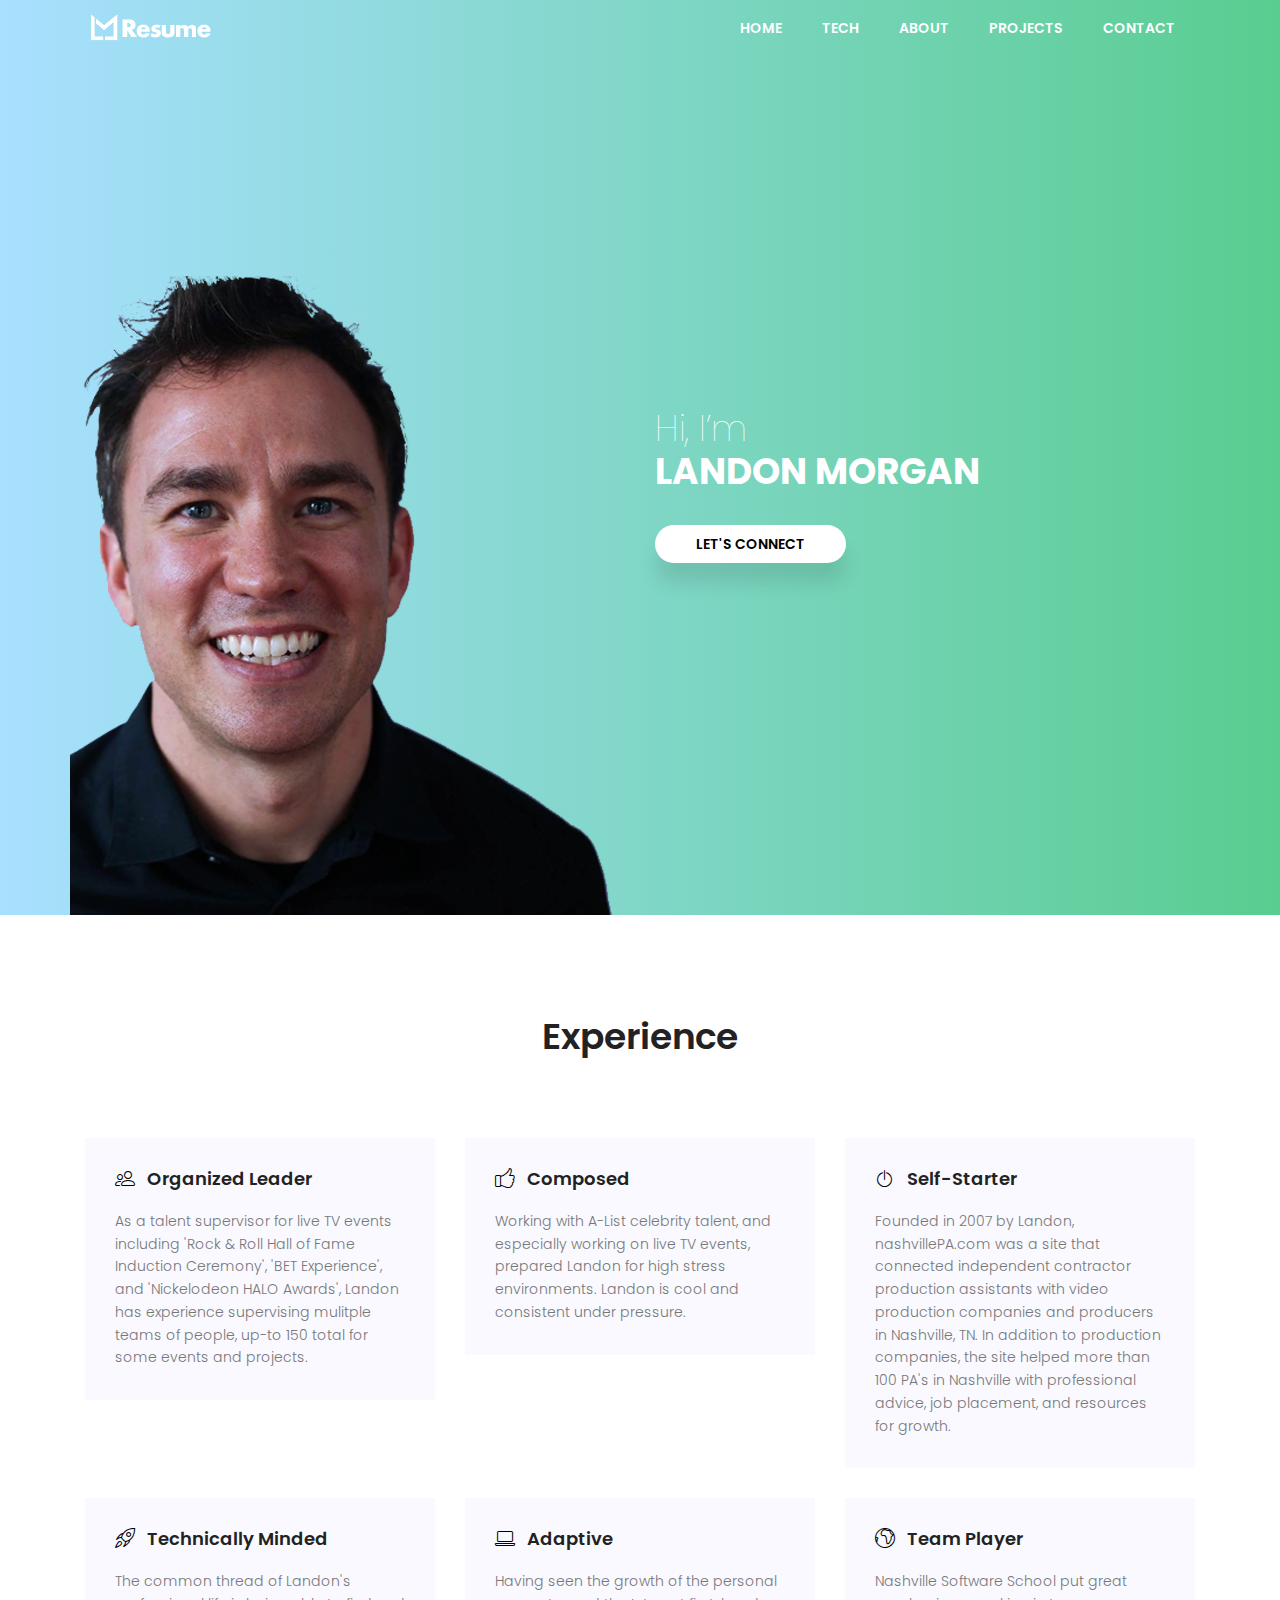
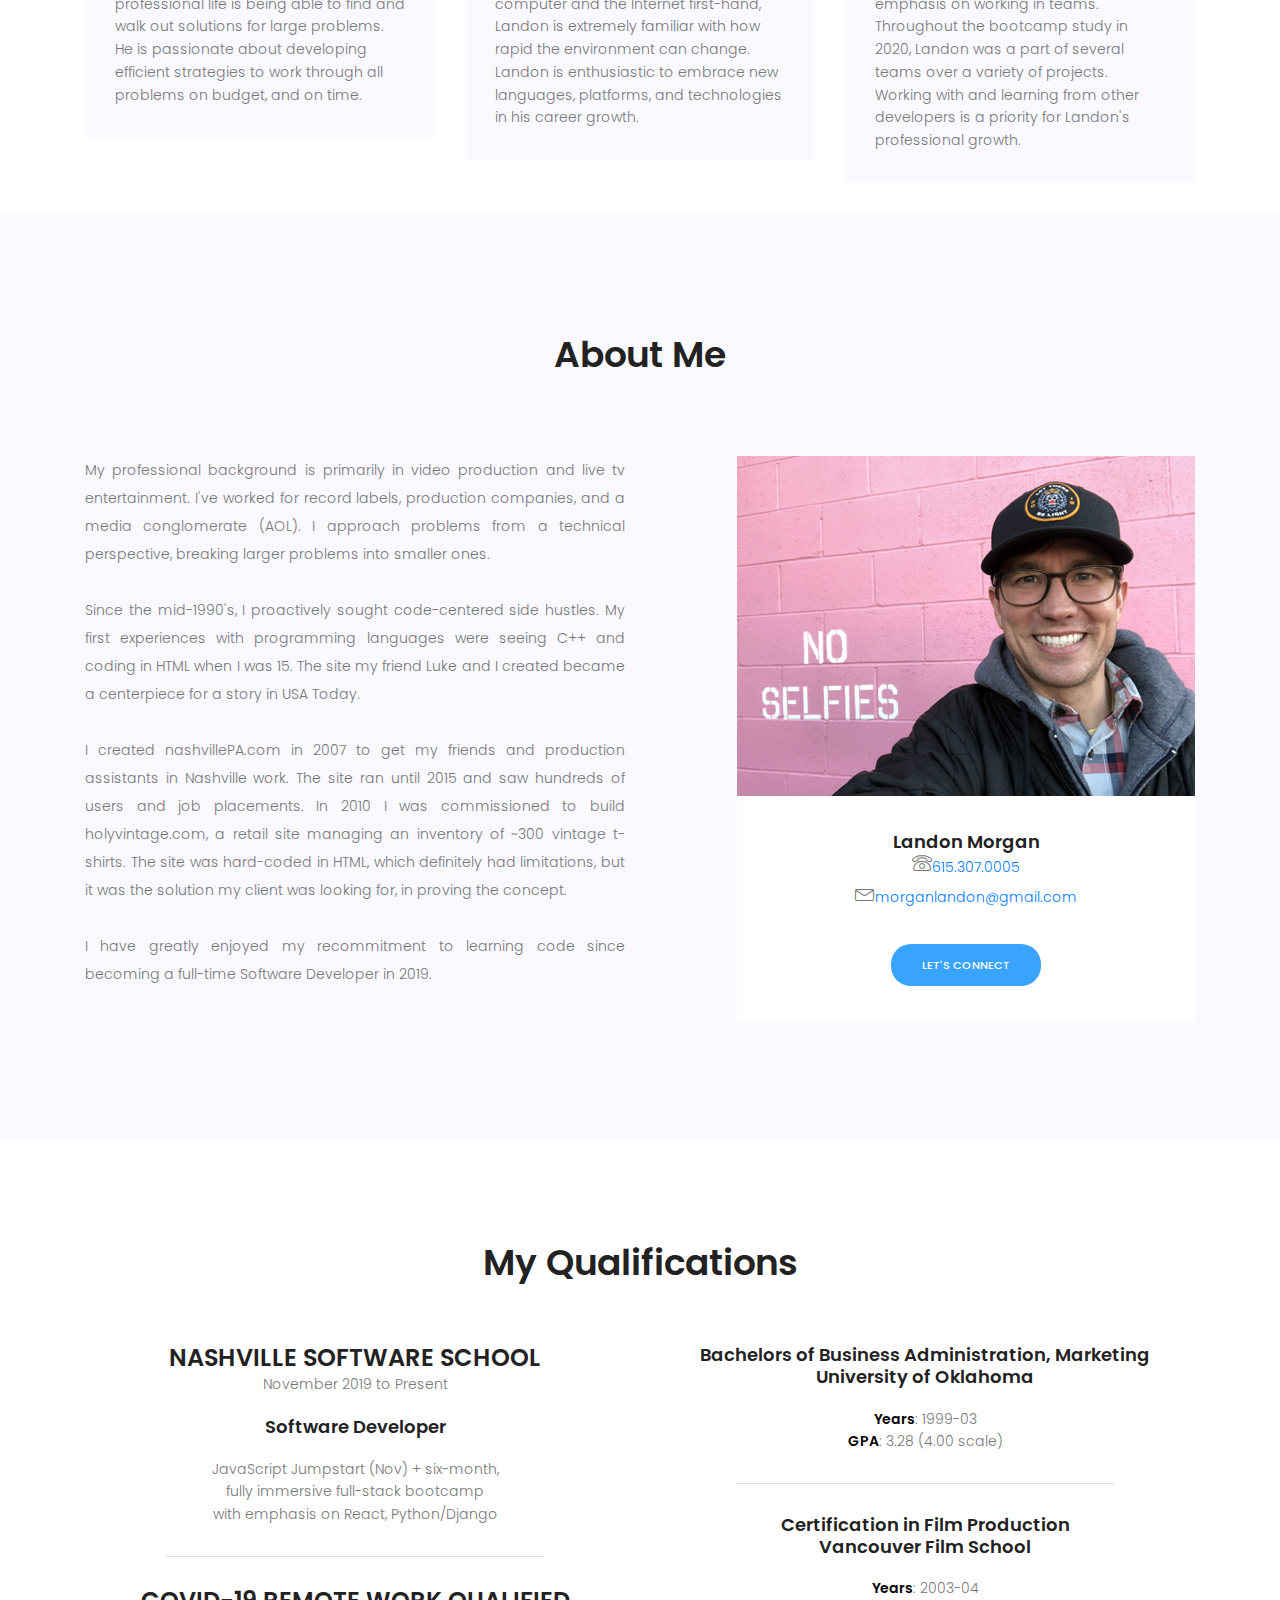
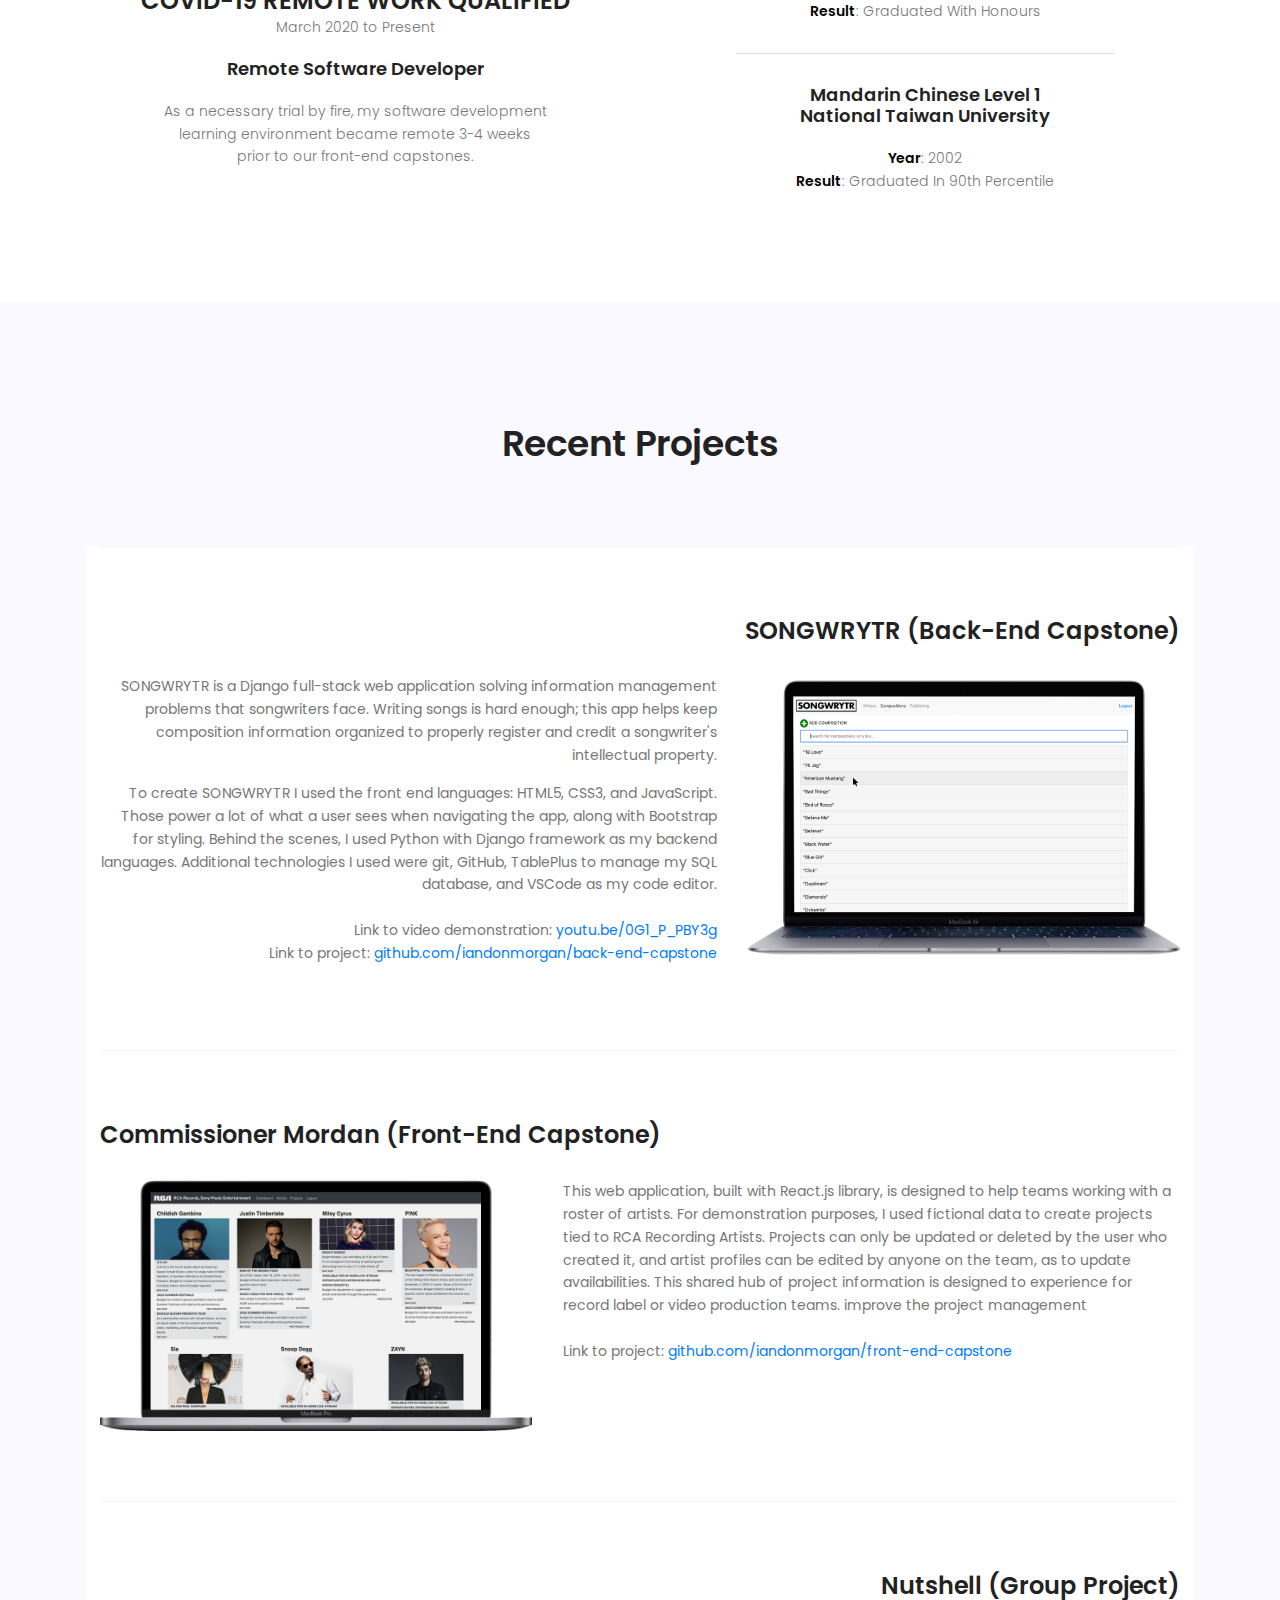
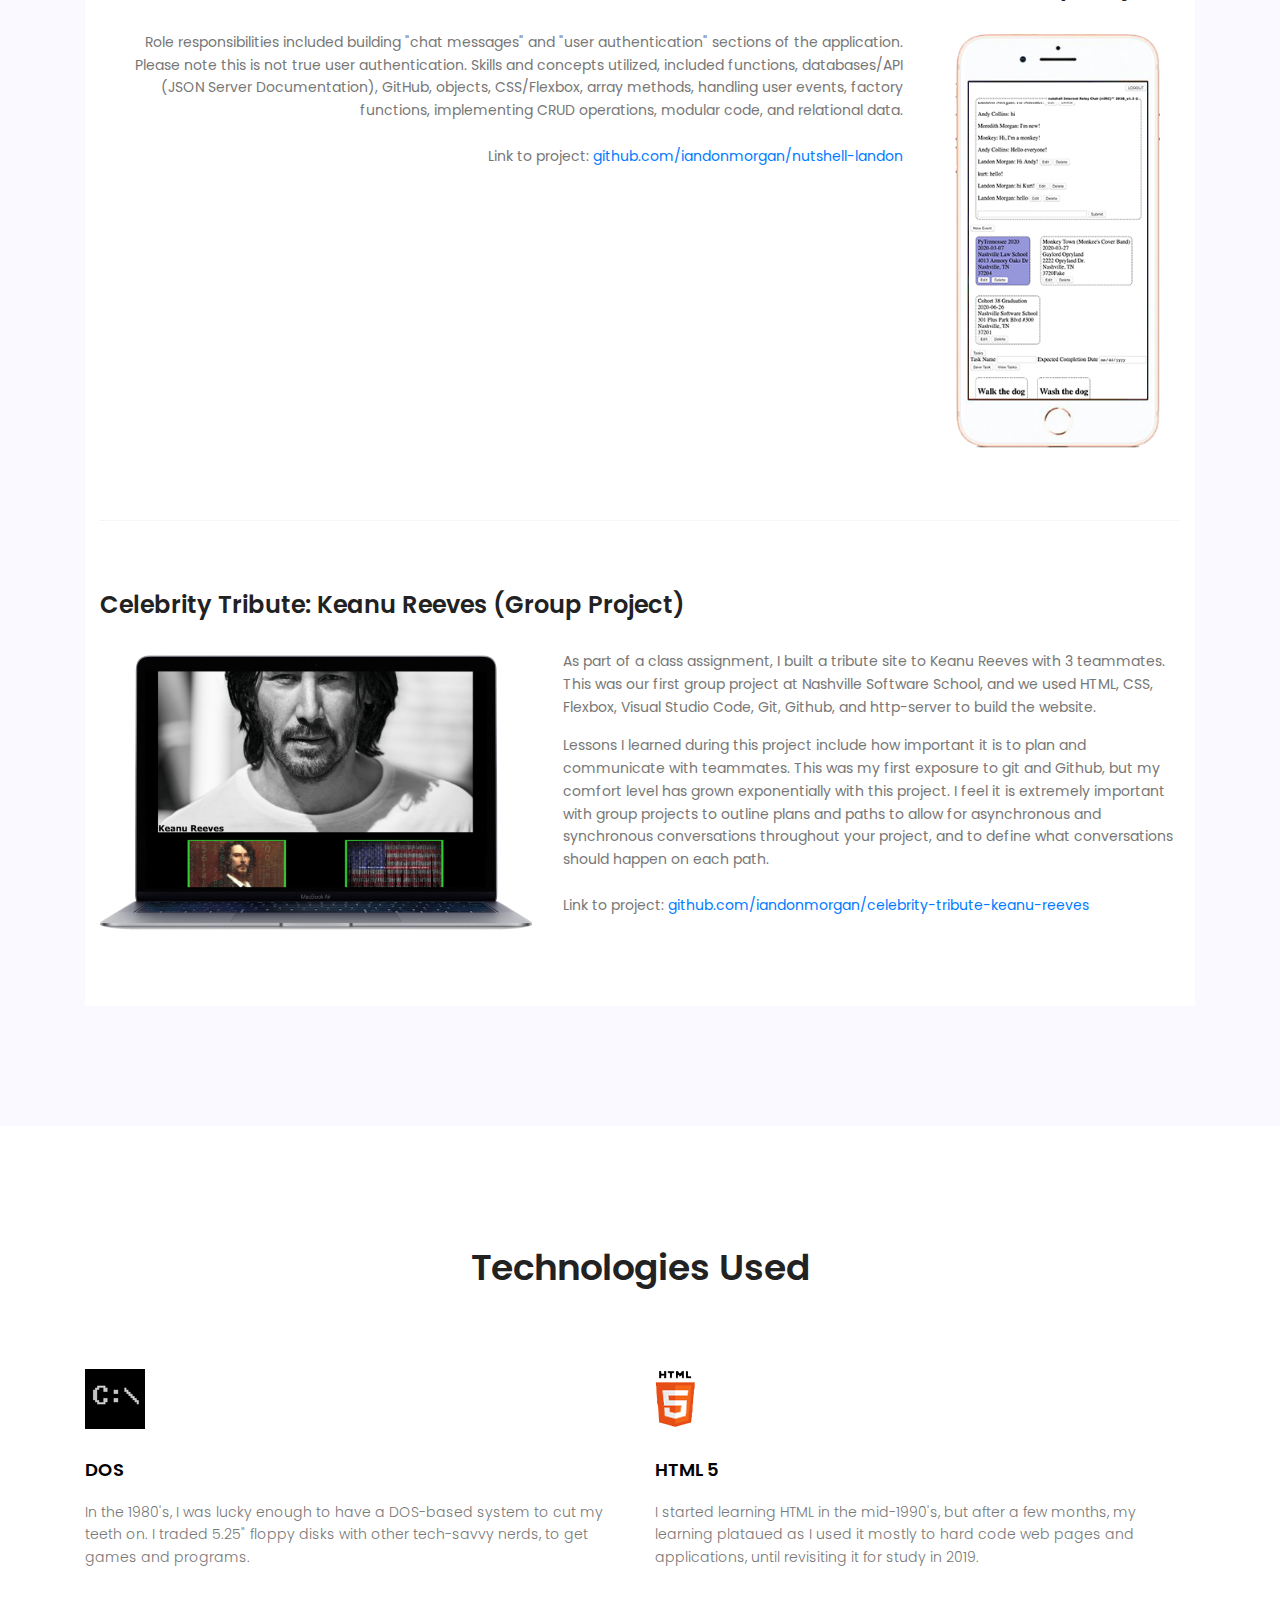
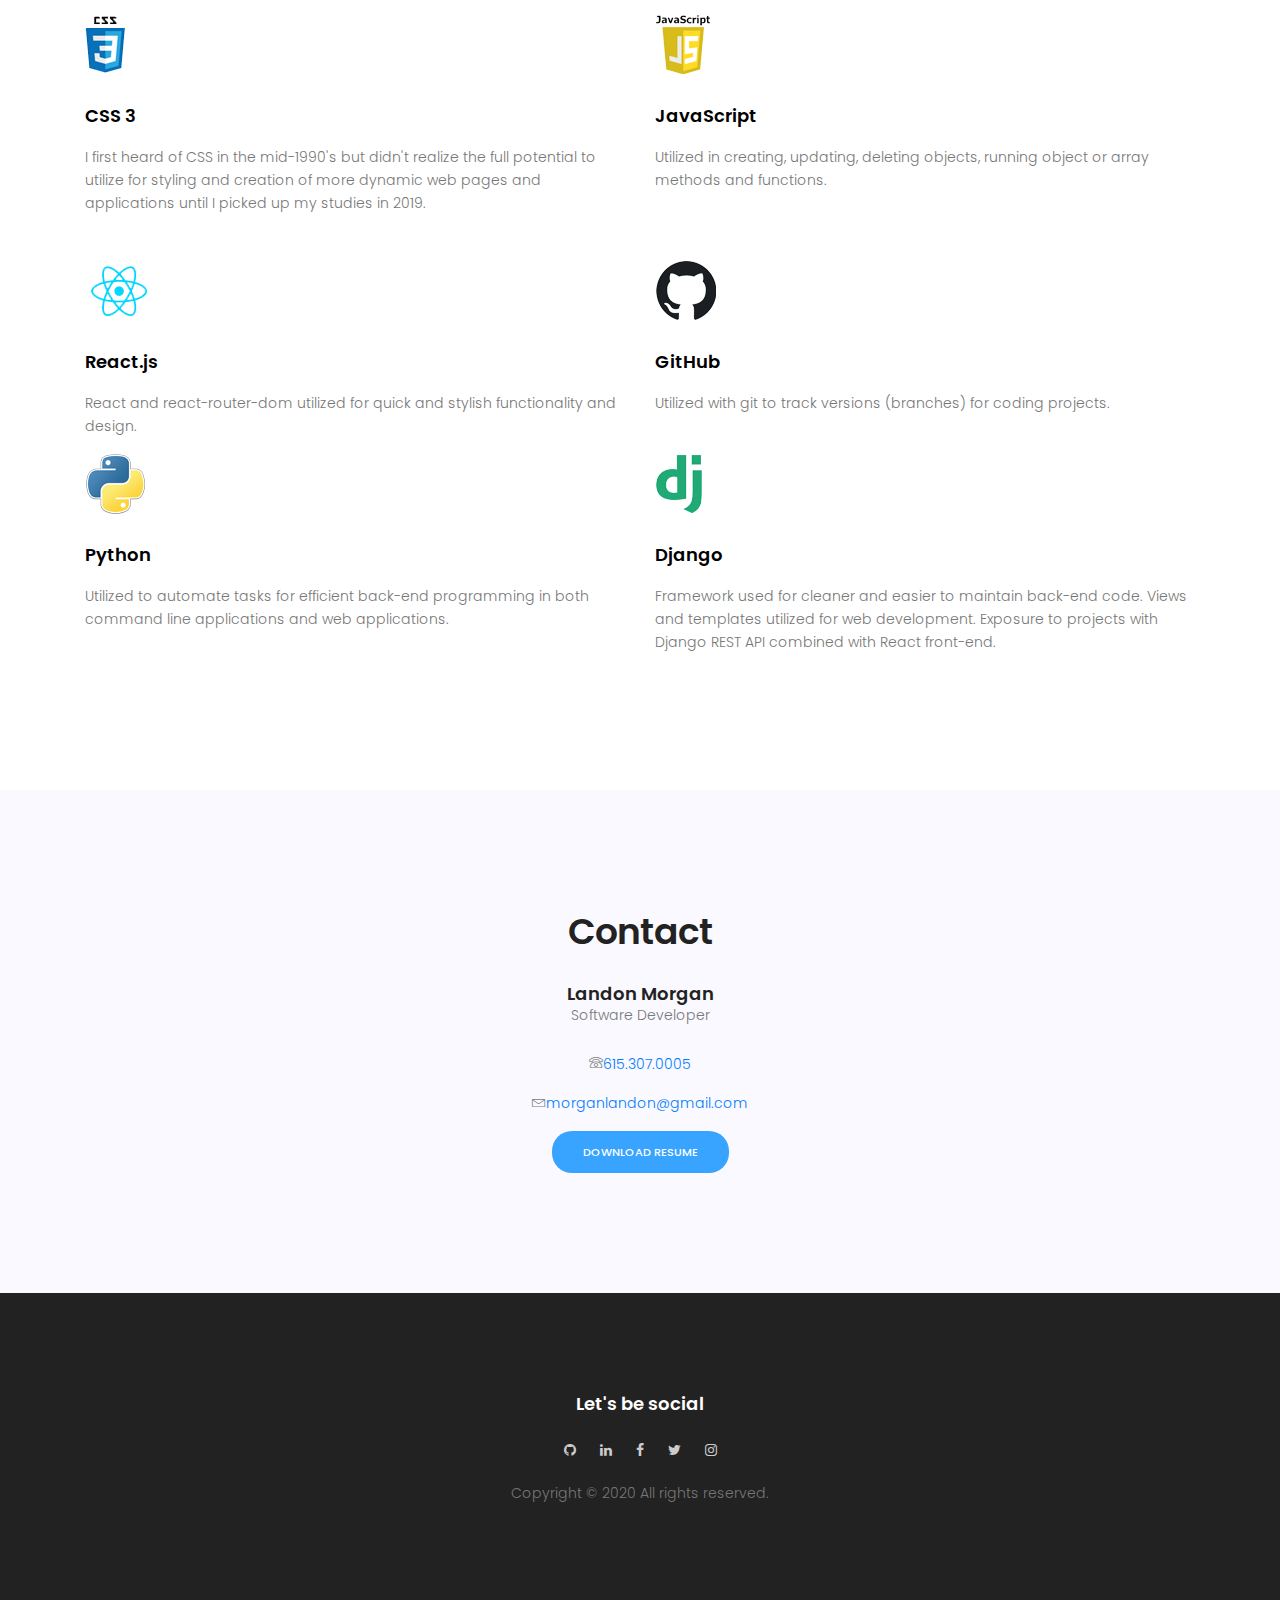
<file: index.html>
<!DOCTYPE html>
<html lang="zxx" class="no-js">

<head>
	<meta name="viewport" content="width=device-width, initial-scale=1, shrink-to-fit=no">
	<link rel="shortcut icon" href="img/fav.png">
	<meta name="author" content="Landon Morgan">
	<meta name="description" content="">
	<meta name="keywords" content="">
	<meta charset="UTF-8">
	<title>Landon Morgan</title>

	<link href="https://fonts.googleapis.com/css?family=Poppins:100,200,400,300,500,600,700" rel="stylesheet">
	<link rel="stylesheet" href="css/linearicons.css">
	<link rel="stylesheet" href="css/font-awesome.min.css">
	<link rel="stylesheet" href="css/bootstrap.css">
	<link rel="stylesheet" href="css/magnific-popup.css">
	<link rel="stylesheet" href="css/owl.carousel.css">
	<link rel="stylesheet" href="css/main.css">
</head>

<body>
	<section class="banner-area" id="home">
		<header class="default-header">
			<nav class="navbar navbar-expand-lg  navbar-light">
				<div class="container">
					<a class="navbar-brand" href="resume.html" target="_new">
						<img src="img/logo.png" alt="">
					</a>
					<button class="navbar-toggler" type="button" data-toggle="collapse"
						data-target="#navbarSupportedContent" aria-controls="navbarSupportedContent"
						aria-expanded="false" aria-label="Toggle navigation">
						<span class="text-white lnr lnr-menu"></span>
					</button>

					<div class="collapse navbar-collapse justify-content-end align-items-center"
						id="navbarSupportedContent">
						<ul class="navbar-nav">
							<li><a href="#home">Home</a></li>
							<li><a href="#tech">Tech</a></li>
							<li><a href="#about">About</a></li>
							<li><a href="#project">Projects</a></li>
							<li><a href="#contact">Contact</a></li>
						</ul>
					</div>
				</div>
			</nav>
		</header>
		<div class="container">
			<div class="row justify-content-start align-items-center">
				<div class="col-lg-6 col-md-12 no-padding banner-right">
					<img class="img-fluid" src="img/header-img.png" alt="">
				</div>
				<div class="col-lg-6 col-md-12 banner-left">
					<h1 class="text-white">
						Hi, I’m <br>
						<span>Landon Morgan</span>
					</h1>
					<a href="#contact" class="text-uppercase header-btn">Let's connect</span></a>
				</div>
			</div>
		</div>
	</section>
	<section class="feature-area pt-100">
		<div class="container">
			<div class="row d-flex justify-content-center">
				<div class="menu-content pb-70 col-lg-8">
					<div class="title text-center">
						<h1 class="mb-10">Experience</h1>
					</div>
				</div>
			</div>
			<div class="row">
				<div class="col-lg-4 col-md-6 ">
					<div class="single-feature mb-30">
						<div class="title d-flex flex-row pb-20">
							<span class="lnr lnr-users"></span>
							<h4>Organized Leader</h4>
						</div>
						<p>
							As a talent supervisor for live TV events including 'Rock & Roll Hall of Fame Induction
							Ceremony', 'BET Experience', and 'Nickelodeon HALO Awards', Landon has experience
							supervising mulitple teams of people, up-to 150 total for some events and projects.
						</p>
					</div>
				</div>
				<div class="col-lg-4 col-md-6 ">
					<div class="single-feature mb-30">
						<div class="title d-flex flex-row pb-20">
							<span class="lnr lnr-thumbs-up"></span>
							<h4>Composed</h4>
						</div>
						<p>
							Working with A-List celebrity talent, and especially working on live TV events, prepared
							Landon for high stress environments. Landon is cool and consistent under pressure.
						</p>
					</div>
				</div>
				<div class="col-lg-4 col-md-6 ">
					<div class="single-feature mb-30">
						<div class="title d-flex flex-row pb-20">
							<span class="lnr lnr-power-switch"></span>
							<h4>Self-Starter</h4>
						</div>
						<p>
							Founded in 2007 by Landon, nashvillePA.com was a site that connected independent contractor
							production assistants with video production companies and producers in Nashville, TN. In
							addition to production companies, the site helped more than 100 PA's in Nashville with
							professional advice, job placement, and resources for growth.
						</p>
					</div>
				</div>
				<div class="col-lg-4 col-md-6 ">
					<div class="single-feature">
						<div class="title d-flex flex-row pb-20">
							<span class="lnr lnr-rocket"></span>
							<h4>Technically Minded</h4>
						</div>
						<p>
							The common thread of Landon's professional life is being able to find and walk out solutions
							for large problems. He is passionate about developing efficient strategies to work
							through all problems on budget, and on time.
						</p>
					</div>
				</div>
				<div class="col-lg-4 col-md-6 ">
					<div class="single-feature">
						<div class="title d-flex flex-row pb-20">
							<span class="lnr lnr-laptop"></span>
							<h4>Adaptive</h4>
						</div>
						<p>
							Having seen the growth of the personal computer and the Internet first-hand, Landon is
							extremely familiar with how rapid the environment can change. Landon is enthusiastic to
							embrace new languages, platforms, and technologies in his career growth.
						</p>
					</div>
				</div>
				<div class="col-lg-4 col-md-6 ">
					<div class="single-feature">
						<div class="title d-flex flex-row pb-20">
							<span class="lnr lnr-earth"></span>
							<h4>Team Player</h4>
						</div>
						<p>
							Nashville Software School put great emphasis on working in teams. Throughout the bootcamp
							study in 2020, Landon was a part of several teams over a variety of projects. Working with
							and learning from other developers is a priority for Landon's professional growth.
						</p>
					</div>
				</div>
			</div>
		</div>
	</section>
	<section class="about-area section-gap" id="about">
		<div class="container">
			<div class="row d-flex justify-content-center">
				<div class="menu-content pb-70 col-lg-8">
					<div class="title text-center">
						<h1 class="mb-10">About Me</h1>
					</div>
				</div>
			</div>
			<div class="row">
				<div class="col-lg-6 about-left">
					<p class="line-spacing">
						My professional background is primarily in video production and live tv entertainment. I've
						worked for record labels, production companies, and a media conglomerate (AOL). I approach
						problems from a technical perspective, breaking larger problems into smaller ones.<br>
						<br>
						Since the mid-1990's, I proactively sought code-centered side hustles. My first experiences
						with programming languages were seeing C++ and coding in HTML when I was 15. The site my
						friend Luke and I created became a centerpiece for a story in USA Today.<br>
						<br>
						I created nashvillePA.com in 2007 to get my friends and production assistants in Nashville work.
						The site ran until 2015 and saw hundreds of users and job placements. In 2010 I was commissioned
						to build holyvintage.com, a retail site managing an inventory of ~300 vintage t-shirts. The site
						was hard-coded in HTML, which definitely had limitations, but it was the solution my client was
						looking for, in proving the concept.<br>
						<br>
						I have greatly enjoyed my recommitment to learning code since becoming a full-time Software
						Developer in 2019.<br>
					</p>
				</div>
				<div class="col-lg-6 about-right justify-content-end d-flex">
					<div class="myself-wrap">
						<img class="img-fluid" src="img/about-img.jpg" alt="">
						<div class="desc">
							<h4>Landon Morgan</h4>
							<p><span class="lnr lnr-phone"></span><a href="tel:+16153070005">615.307.0005</a></p>
							<p><span class="lnr lnr-envelope"></span><a
									href="mailto:morganlandon@gmail.com?subject=Hello%20Landon&body=Landon,%20I%20must%20say%20your%20website%20is%20pretty%20great.%20I%20am%20interested%20in%20speaking%20with%20you%20about%20an%20opportunity.">morganlandon@gmail.com
							</p>
							<a class="mt-30 text-uppercase genric-btn info circle" href="#contact">Let's Connect</span></a>
						</div>
					</div>
				</div>
			</div>
		</div>
	</section>
	<section class="qualification-area pt-100 pb-80">
		<div class="container">
			<div class="row d-flex justify-content-center">
				<div class="menu-content pb-20 col-lg-8">
					<div class="title text-center">
						<h1 class="mb-10">My Qualifications</h1>
					</div>
				</div>
			</div>
			<div class="row d-flex justify-content-center">
				<div class="col-lg-6 col-md-6 qty-left">
					<div class="single-qly">
						<h3 class="text-uppercase">Nashville Software School</h3>
						<p>November 2019 to Present</p>
						<h4 class="pt-20 pb-20">Software Developer</h4>
						<p>
							JavaScript Jumpstart (Nov) + six-month,<br>fully immersive full-stack bootcamp<br>with
							emphasis on React, Python/Django
						</p>
					</div>
					<div class="btm-border d-block mx-auto"></div>
					<div class="single-qly">
						<h3 class="text-uppercase">Covid-19 Remote Work Qualified</h3>
						<p>March 2020 to Present</p>
						<h4 class="pt-20 pb-20">Remote Software Developer</h4>
						<p>
							As a necessary trial by fire, my software development<br>learning environment became remote
							3-4 weeks<br>prior to our front-end capstones.
						</p>
					</div>
				</div>
				<div class="col-lg-6 col-md-6 qty-right">
					<div class="single-qly">
						<h4 class="pb-20">Bachelors of Business Administration, Marketing<br>University of Oklahoma</h4>
						<p><b>Years</b>: 1999-03</p>
						<p><b>GPA</b>: 3.28 (4.00 scale)</p>
					</div>
					<div class="btm-border d-block mx-auto"></div>
					<div class="single-qly">
						<h4 class="pb-20">Certification in Film Production<br>Vancouver Film School</h4>
						<p><b>Years</b>: 2003-04</p>
						<p><b>Result</b>: Graduated With Honours</p>
					</div>
					<div class="btm-border d-block mx-auto"></div>
					<div class="single-qly">
						<h4 class="pb-20">Mandarin Chinese Level 1<br>National Taiwan University</h4>
						<p><b>Year</b>: 2002</p>
						<p><b>Result</b>: Graduated In 90th Percentile</p>
					</div>
				</div>
			</div>
		</div>
	</section>
	<section class="project-area section-gap" id="project">
		<div class="container">
			<div class="row d-flex justify-content-center">
				<div class="menu-content pb-70 col-lg-8">
					<div class="title text-center">
						<h1 class="mb-10">Recent Projects</h1>
					</div>
				</div>
			</div>
			<div class="whole-wrap">
				<div class="container">
					<div class="section-top-border text-right">
						<h3 class="mb-30">SONGWRYTR (Back-End Capstone)</h3>
						<div class="row">
							<div class="col-md-7 mt-sm-20 text-right notBold">
								<p>SONGWRYTR is a Django full-stack web application solving information management
									problems that songwriters face. Writing songs is hard enough; this app helps keep
									composition information organized to properly register and credit a songwriter's
									intellectual property.
								</p>	
									To create SONGWRYTR I used the front end languages: HTML5, CSS3, and JavaScript.
									Those power a lot of what a user sees when navigating the app, along with Bootstrap
									for styling. Behind the scenes, I used Python with Django framework as my backend
									languages. Additional technologies I used were git, GitHub, TablePlus to manage my
									SQL database, and VSCode as my code editor.
								<br><br>
									Link to video demonstration: <a href="https://www.youtube.com/watch?v=0G1_P_PBY3g" target="_new">youtu.be/0G1_P_PBY3g</a>
								<br>Link to project: <a href="https://github.com/iandonmorgan/back-end-capstone" target="_new">github.com/iandonmorgan/back-end-capstone</a>
								</p>
							</div>
							<div class="single-project col-md-5">
								<a
									href="https://github.com/iandonmorgan/back-end-capstone"
									target="_new"><img src="img/l4.png" alt="Celebrity Tribute HTML Project" class="img-fluid"></a>
							</div>
						</div>
					</div>
					<div class="section-top-border">
						<h3 class="mb-30">Commissioner Mordan (Front-End Capstone)</h3>
						<div class="row">
							<div class="single-project col-md-5">
								<a href="https://github.com/iandonmorgan/front-end-capstone" target="_new"><img
										src="img/l1.png" alt="Commissioner Mordan Web Application"
										class="img-fluid"></a>
							</div>
							<div class="col-md-7 mt-sm-20 notBold">
								<p>This web application, built with React.js library, is designed to help teams working
									with a roster of artists. For demonstration purposes, I used fictional data to create
									projects tied to RCA Recording Artists. Projects can only be updated or deleted by the
									user who created it, and artist profiles can be edited by anyone on the team, as to
									update availabilities. This shared hub of project information is designed to experience
									for record label or video production teams.
									improve the project management<br><br>Link to project: <a
										href="https://github.com/iandonmorgan/front-end-capstone"
										target="_new">github.com/iandonmorgan/front-end-capstone</a></p>
							</div>
						</div>
					</div>
					<div class="section-top-border text-right">
						<h3 class="mb-30">Nutshell (Group Project)</h3>
						<div class="row">
							<div class="col-md-9 text-right">
								<p class="notBold">Role responsibilities included building "chat messages"
									and "user authentication" sections of the application. Please note this is not true
									user authentication. Skills and concepts utilized, included functions, databases/API
									(JSON Server Documentation), GitHub, objects, CSS/Flexbox, array methods, handling
									user events, factory functions, implementing CRUD operations, modular code, and
									relational data​.<br><br>Link to project: <a
									href="https://github.com/iandonmorgan/nutshell-landon"
									target="_new">github.com/iandonmorgan/nutshell-landon</a>
								</p>
							</div>
							<div class="single-project col-md-3">
								<a
									href="https://github.com/iandonmorgan/nutshell-landon"
									target="_new"><img src="img/l2.png" alt="Nutshell JavaScript Project" class="img-fluid"></a>
							</div>
						</div>
					</div>
					<div class="section-top-border">
						<h3 class="mb-30">Celebrity Tribute: Keanu Reeves (Group Project)</h3>
						<div class="row">
							<div class="single-project col-md-5">
								<a
									href="https://github.com/iandonmorgan/celebrity-tribute-keanu-reeves"
									target="_new"><img src="img/l3.png" alt="Celebrity Tribute HTML Project" class="img-fluid"></a>
							</div>
							<div class="col-md-7 mt-sm-20 notBold">
								<p>As part of a class assignment, I built a tribute site to Keanu Reeves with 3
									teammates. This was our first group project at Nashville Software School, and we
									used HTML, CSS, Flexbox, Visual Studio Code, Git, Github, and http-server to build
									the website.</p>
								<p>Lessons I learned during this project include how important it is to plan and
									communicate with teammates. This was my first exposure to git and Github, but my
									comfort level has grown exponentially with this project. I feel it is extremely
									important with group projects to outline plans and paths to allow for asynchronous
									and synchronous conversations throughout your project, and to define what
									conversations should happen on each path.<br><br>Link to project: <a
									href="https://github.com/iandonmorgan/celebrity-tribute-keanu-reeves"
									target="_new">github.com/iandonmorgan/celebrity-tribute-keanu-reeves</a>
								</p>
							</div>
						</div>
					</div>
				</div>
	</section>
	<section class="service-area section-gap" id="tech">
		<div class="container">
			<div class="row d-flex justify-content-center">
				<div class="menu-content pb-70 col-lg-8">
					<div class="title text-center">
						<h1 class="mb-10">Technologies Used</h1>
					</div>
				</div>
			</div>
			<div class="row">
				<div class="single-service col-lg-6 col-md-6 mb-30">
					<div class="icon">
						<img src="img/s0.png" alt="MS DOS">
					</div>
					<div class="dec">
						<h4 class="mt-30"><a href="https://en.wikipedia.org/wiki/DOS">DOS</a></h4>
						<p class="mt-20">
							In the 1980's, I was lucky enough to have a DOS-based system to cut my teeth on. I traded
							5.25" floppy disks with other tech-savvy nerds, to get games and programs.
						</p>
					</div>
				</div>
				<div class="single-service col-lg-6 col-md-6 mb-30">
					<div class="icon">
						<img src="img/s1.png" alt="HTML5 Logo">
					</div>
					<div class="dec">
						<h4 class="mt-30"><a href="https://developer.mozilla.org/en-US/docs/Web/Guide/HTML/HTML5">HTML
								5</a></h4>
						<p class="mt-20">
							I started learning HTML in the mid-1990's, but after a few months, my learning plataued as I
							used it mostly to hard code web pages and applications, until revisiting it for study in
							2019.
						</p>
					</div>
				</div>
				<div class="single-service col-lg-6 col-md-6 mb-30">
					<div class="icon">
						<img src="img/s2.png" alt="CSS3 Logo">
					</div>
					<div class="dec">
						<h4 class="mt-30"><a href="https://developer.mozilla.org/en-US/docs/Web/CSS">CSS 3</a></h4>
						<p class="mt-20">
							I first heard of CSS in the mid-1990's but didn't realize the full potential to utilize for
							styling and creation of more dynamic web pages and applications until I picked up my studies
							in 2019.
						</p>
					</div>
				</div>
				<div class="single-service col-lg-6 col-md-6">
					<div class="icon">
						<img src="img/s3.png" alt="JavaScript Logo">
					</div>
					<div class="dec">
						<h4 class="mt-30"><a
								href="https://developer.mozilla.org/en-US/docs/Web/JavaScript">JavaScript</a></h4>
						<p class="mt-20">
							Utilized in creating, updating, deleting objects, running object or array methods and
							functions.
						</p>
					</div>
				</div>
				<div class="single-service col-lg-6 col-md-6">
					<div class="icon">
						<img src="img/s4.png" alt="React.js Logo">
					</div>
					<div class="dec">
						<h4 class="mt-30"><a href="https://reactjs.org/">React.js</a></h4>
						<p class="mt-20">
							React and react-router-dom utilized for quick and stylish functionality and design.
						</p>
					</div>
				</div>
				<div class="single-service col-lg-6 col-md-6">
					<div class="icon">
						<img src="img/s5.png" alt="GitHub Logo">
					</div>
					<div class="dec">
						<h4 class="mt-30"><a href="#">GitHub</a></h4>
						<p class="mt-20">
							Utilized with git to track versions (branches) for coding projects.
						</p>
					</div>
				</div>
				<div class="single-service col-lg-6 col-md-6">
					<div class="icon">
						<img src="img/s6.png" alt="Python Logo">
					</div>
					<div class="dec">
						<h4 class="mt-30"><a href="#">Python</a></h4>
						<p class="mt-20">
							Utilized to automate tasks for efficient back-end programming in both command line applications and web applications.
						</p>
					</div>
				</div>
				<div class="single-service col-lg-6 col-md-6">
					<div class="icon">
						<img src="img/s7.png" alt="Django Logo">
					</div>
					<div class="dec">
						<h4 class="mt-30"><a href="#">Django</a></h4>
						<p class="mt-20">
							Framework used for cleaner and easier to maintain back-end code. Views and templates utilized for web development. Exposure to projects with Django REST API combined with React front-end.
						</p>
					</div>
				</div>
			</div>
		</div>
	</section>
	<section class="contact-area section-gap" id="contact">
		<div class="container">
			<div class="row d-flex justify-content-center">
				<div class="menu-content pb-20 col-lg-8">
					<div class="title text-center">
						<h1 class="mb-10">Contact</h1>
					</div>
				</div>
			</div>
			<div class="center">
				<div class="desc">
					<h4>Landon Morgan</h4>
					<p class="pb-10">Software Developer</p>
					<p><span class="lnr lnr-phone"></span><a href="tel:+16153070005">615.307.0005</a></p>
					<p><span class="lnr lnr-envelope"></span><a
							href="mailto:morganlandon@gmail.com?subject=Hello%20Landon&body=Landon,%20I%20must%20say%20your%20website%20is%20pretty%20great.%20I%20am%20interested%20in%20speaking%20with%20you%20about%20an%20opportunity.">morganlandon@gmail.com</a>
					</p>
				</div>
				<div class="download-button-main">
					<a href="LandonMorgan_Resume.pdf" class="genric-btn info circle" download>DOWNLOAD RESUME</a>
				</div>
			</div>

		</div>
	</section>
	<footer class="footer-area section-gap">
		<div class="container">
			<div class="single-footer-widget">
				<h6>Let's be social</h6>
				<div class="footer-social">
					<a href="https://github.com/iandonmorgan" target="_new"><i class="fa fa-github"></i></a>
					<a href="https://www.linkedin.com/in/landolake/" target="_new"><i class="fa fa-linkedin"></i></a>
					<a href="https://www.facebook.com/landolake" target="_new"><i class="fa fa-facebook"></i></a>
					<a href="https://twitter.com/landonmorgan" target="_new"><i class="fa fa-twitter"></i></a>
					<a href="https://instagram.com/landonmorgan" target="_new"><i class="fa fa-instagram"></i></a>
				</div>
				<p class="footer-text">Copyright &copy; 2020 All rights reserved.</p>
			</div>
		</div>
	</footer>

	<script src="js/vendor/jquery-3.3.1.min.js"></script>
	<script src="https://cdnjs.cloudflare.com/ajax/libs/popper.js/1.11.0/umd/popper.min.js"
		integrity="sha384-b/U6ypiBEHpOf/4+1nzFpr53nxSS+GLCkfwBdFNTxtclqqenISfwAzpKaMNFNmj4"
		crossorigin="anonymous"></script>
	<script src="js/vendor/bootstrap.min.js"></script>
	<script src="js/jquery.ajaxchimp.min.js"></script>
	<script src="js/jquery.magnific-popup.min.js"></script>
	<script src="js/parallax.min.js"></script>
	<script src="js/owl.carousel.min.js"></script>
	<script src="js/jquery.sticky.js"></script>

	<script src="js/main.js"></script>
</body>

</html>
</file>
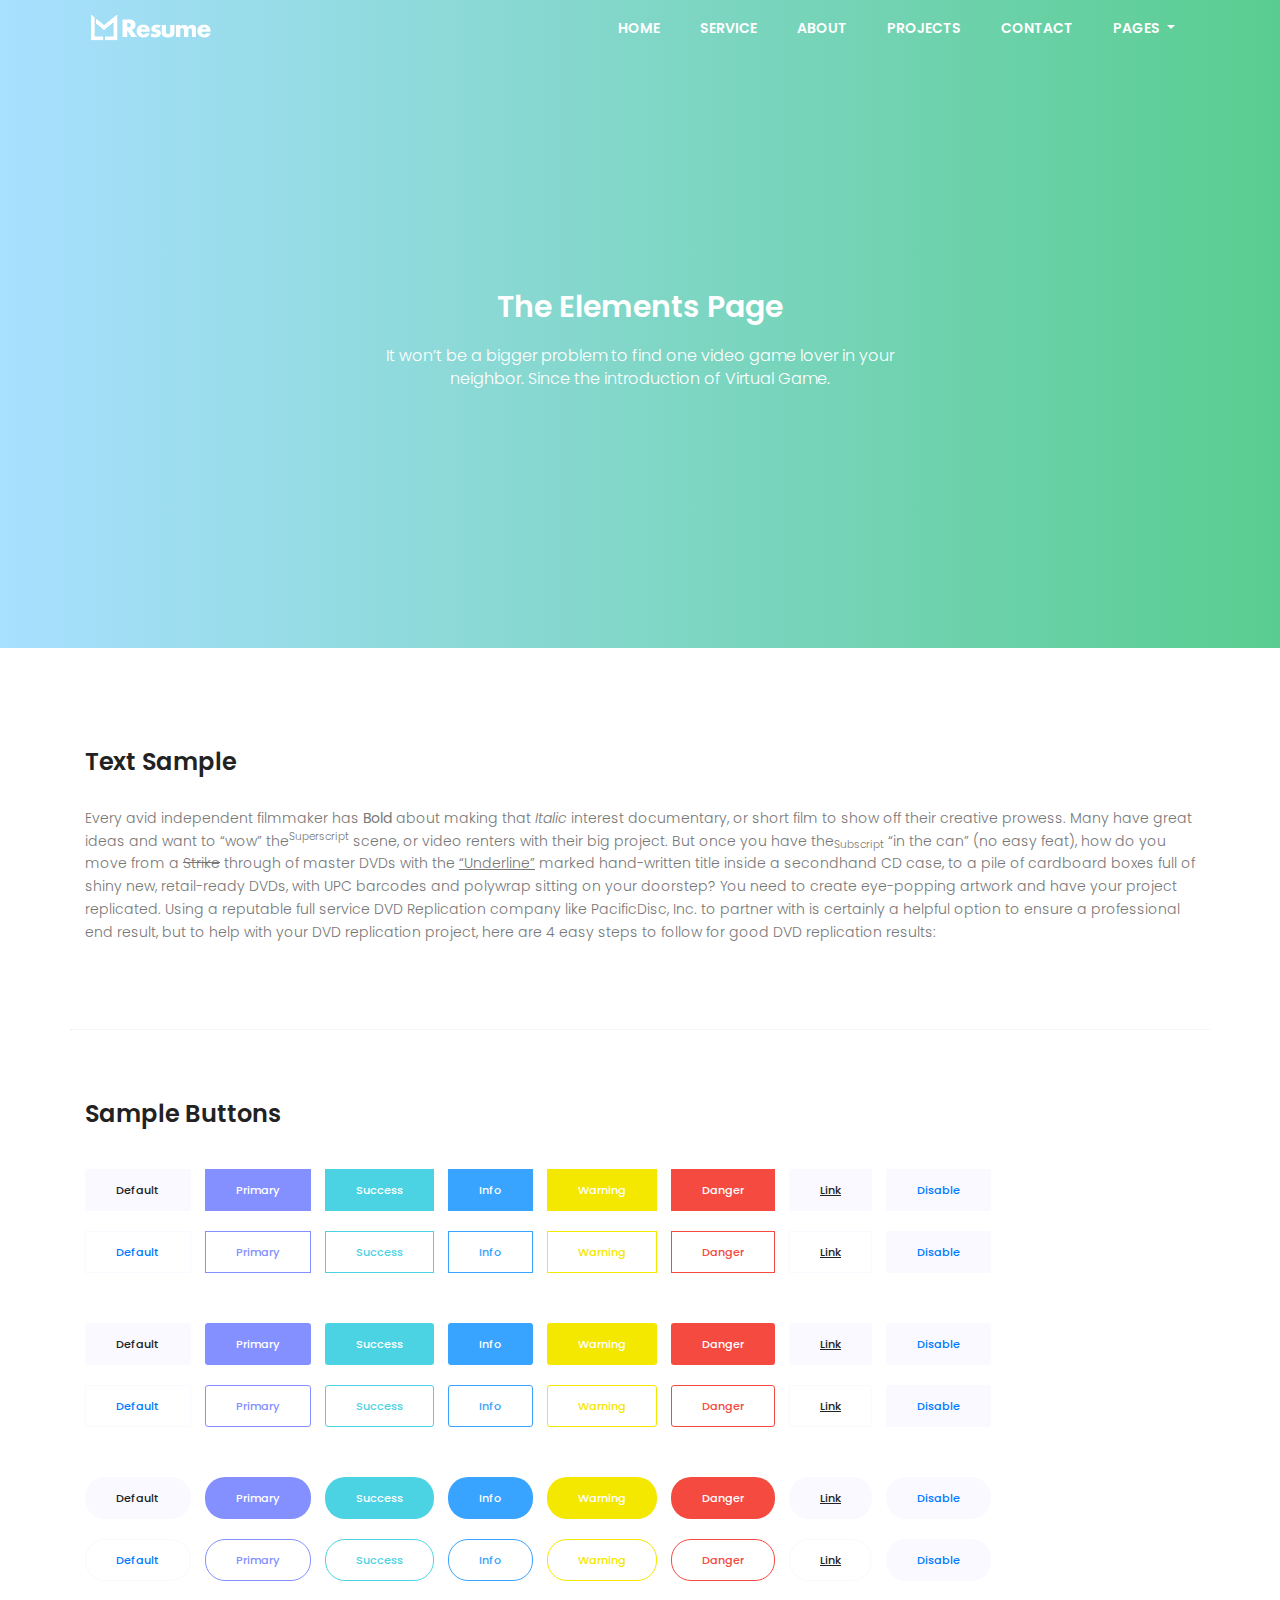
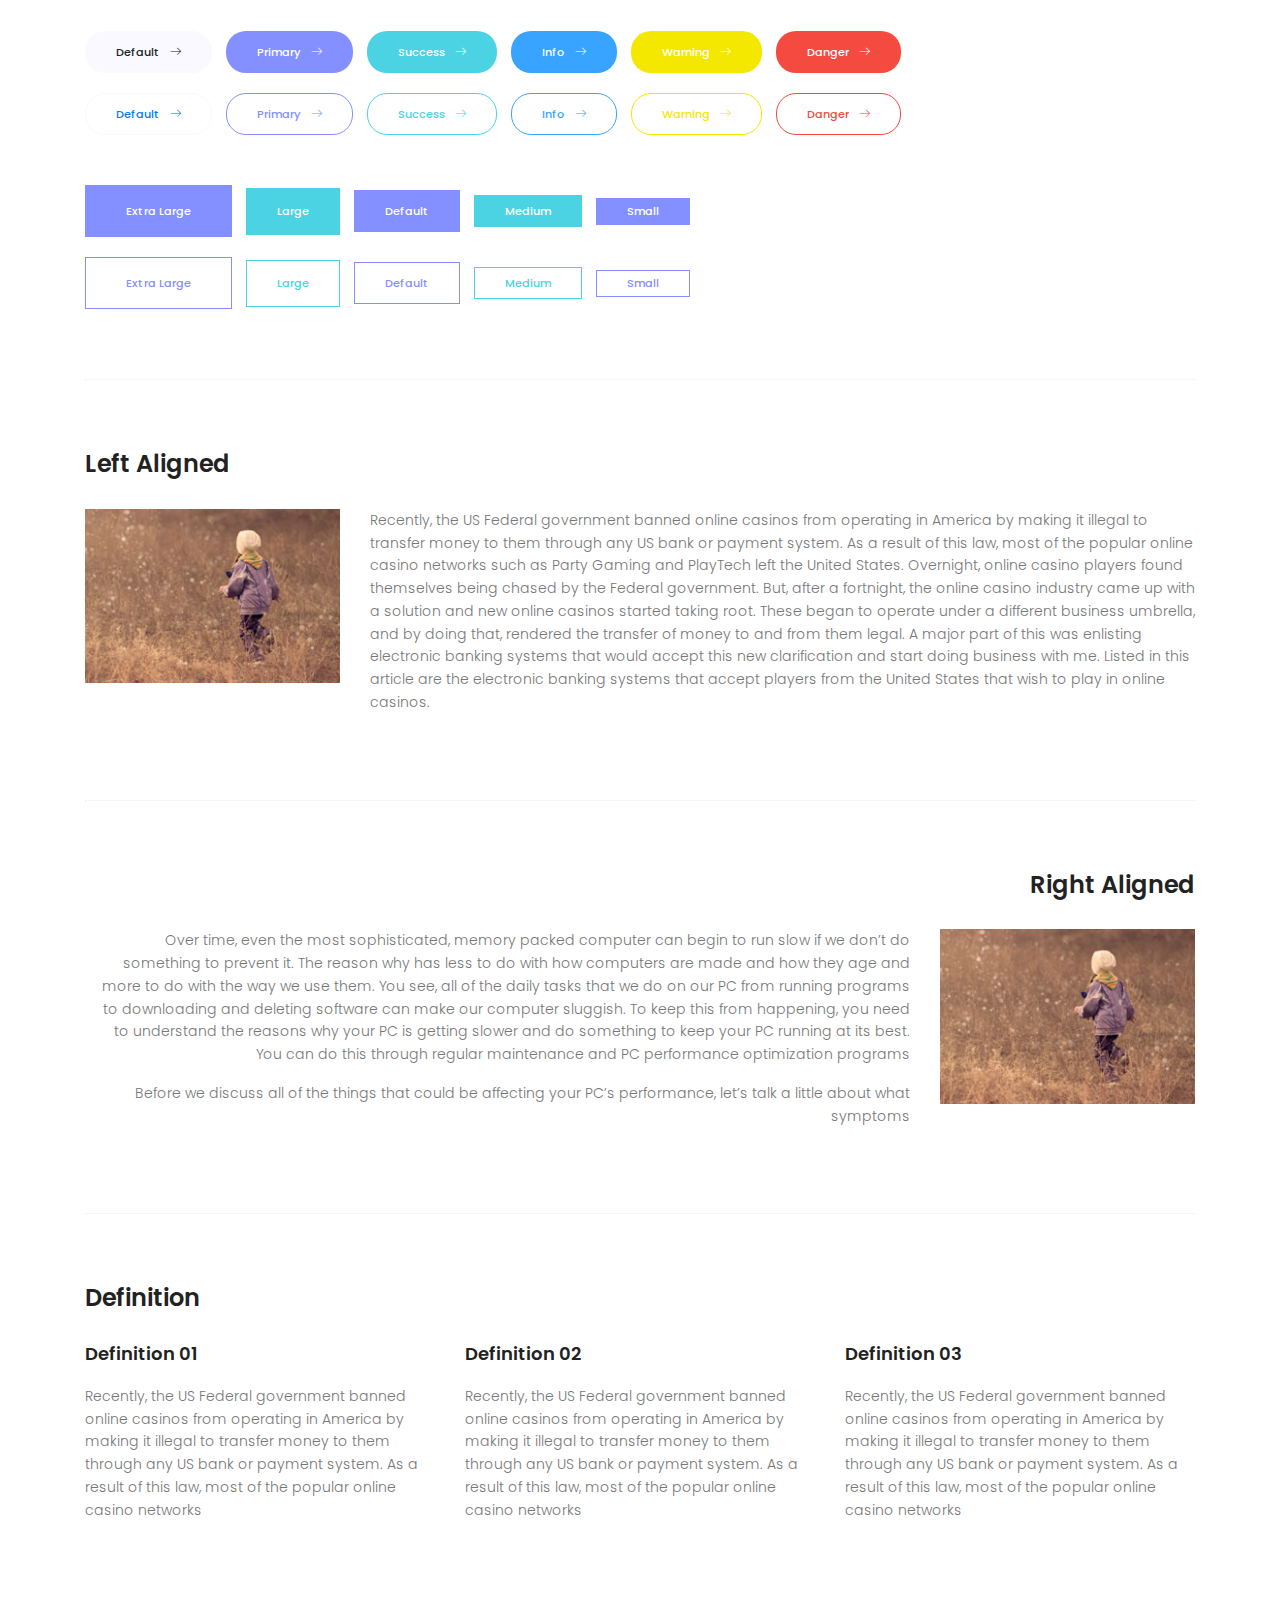
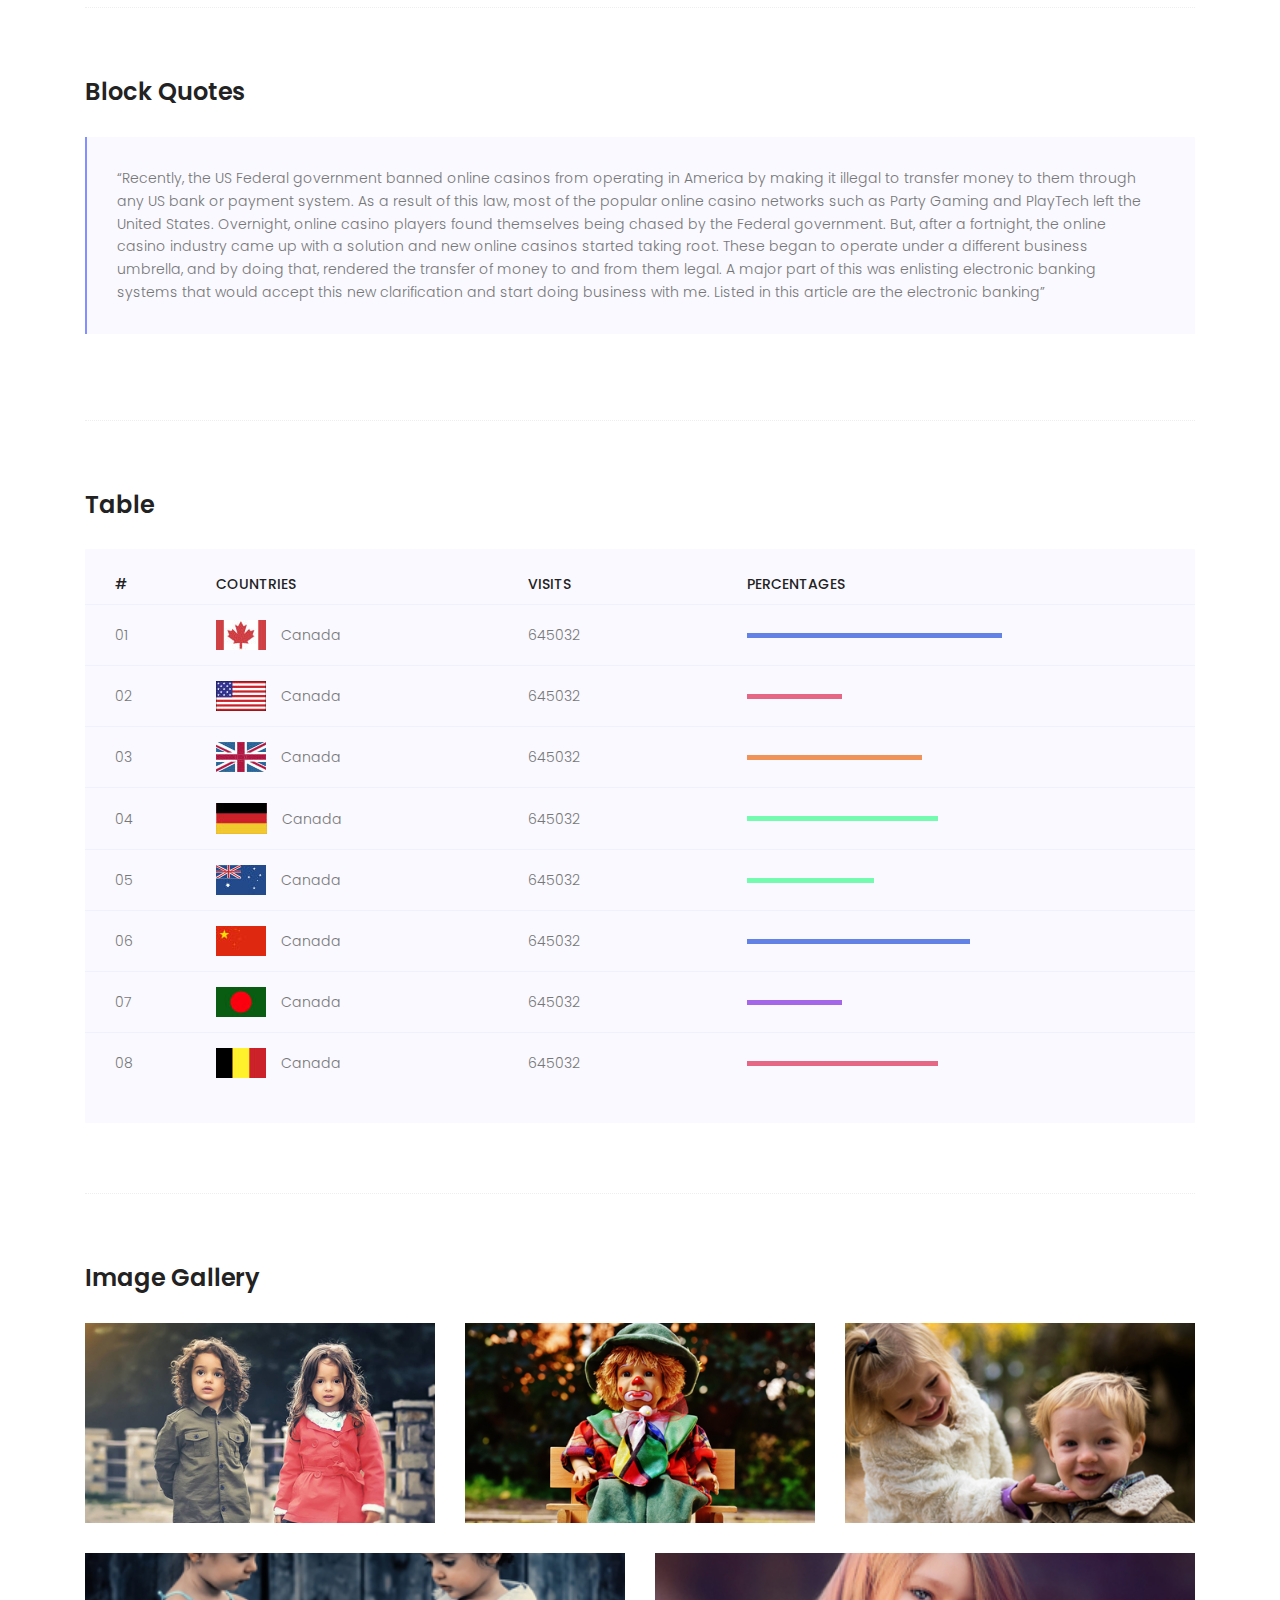
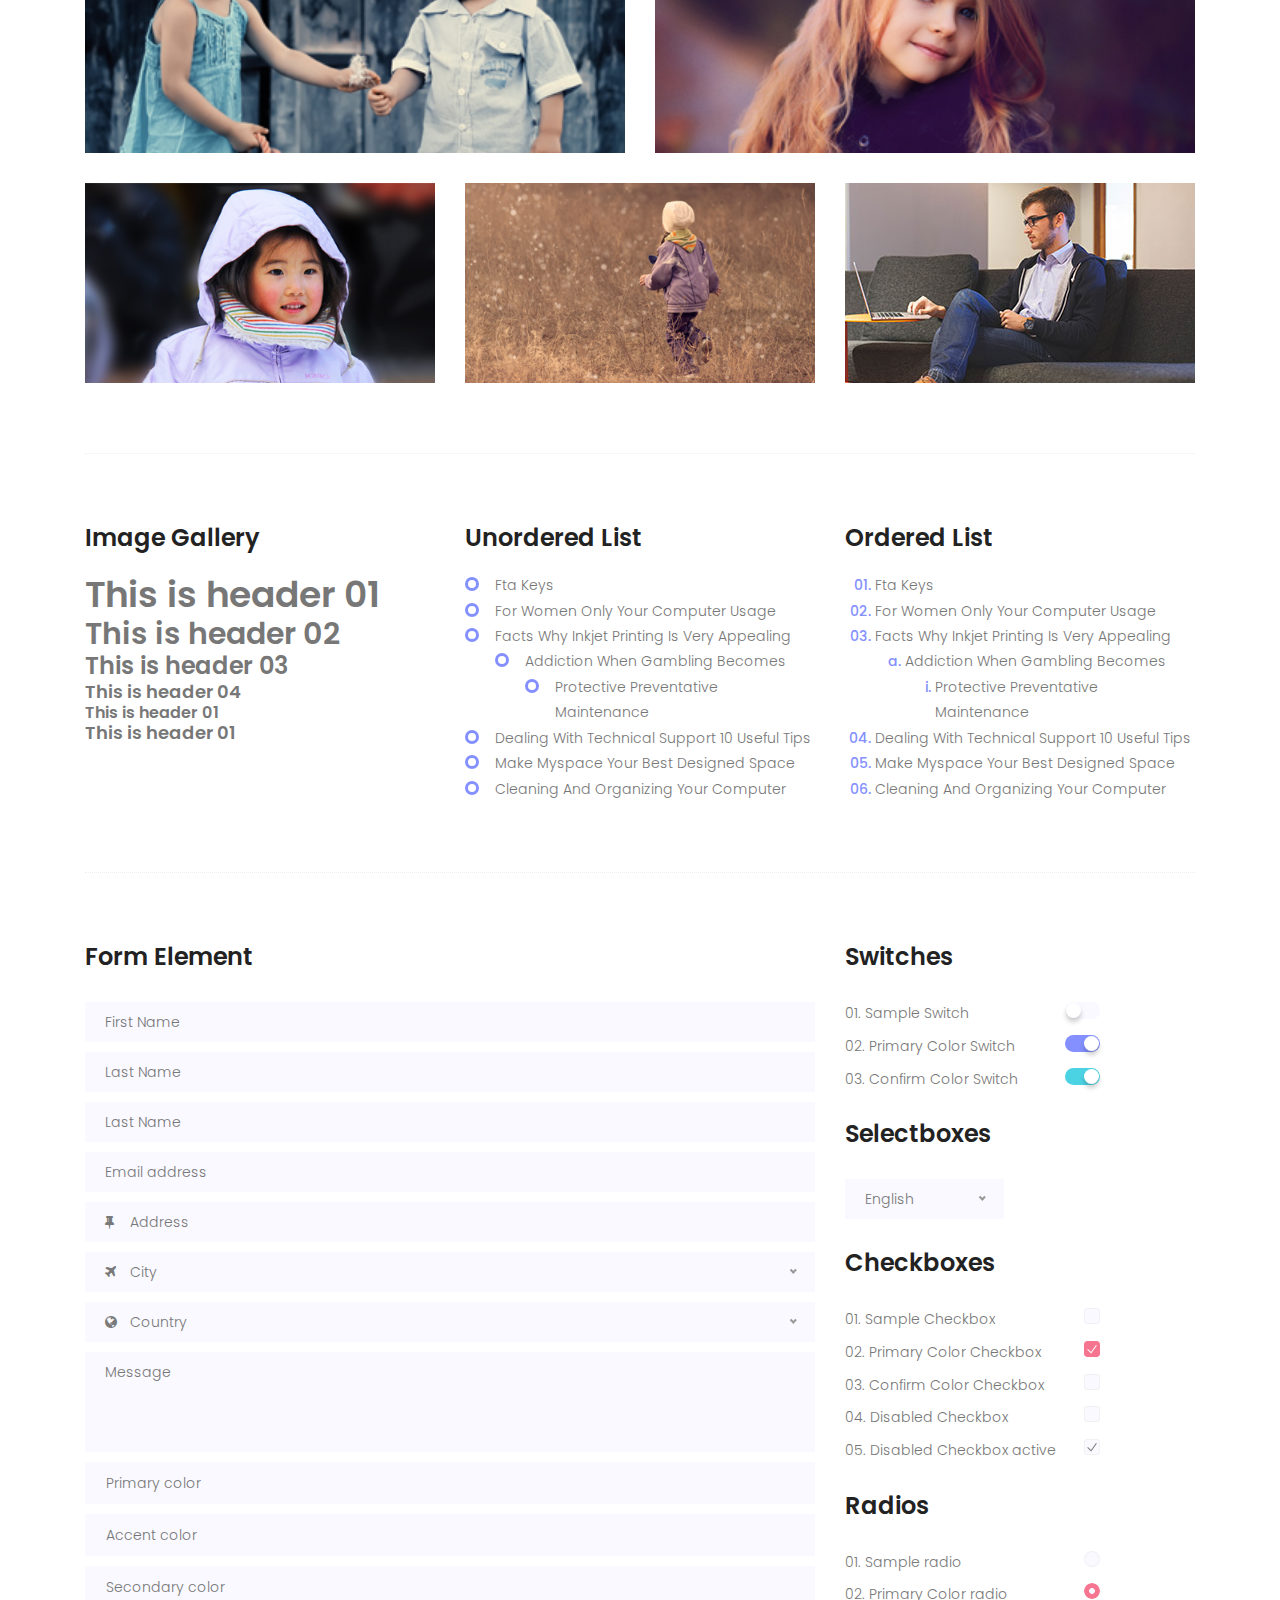
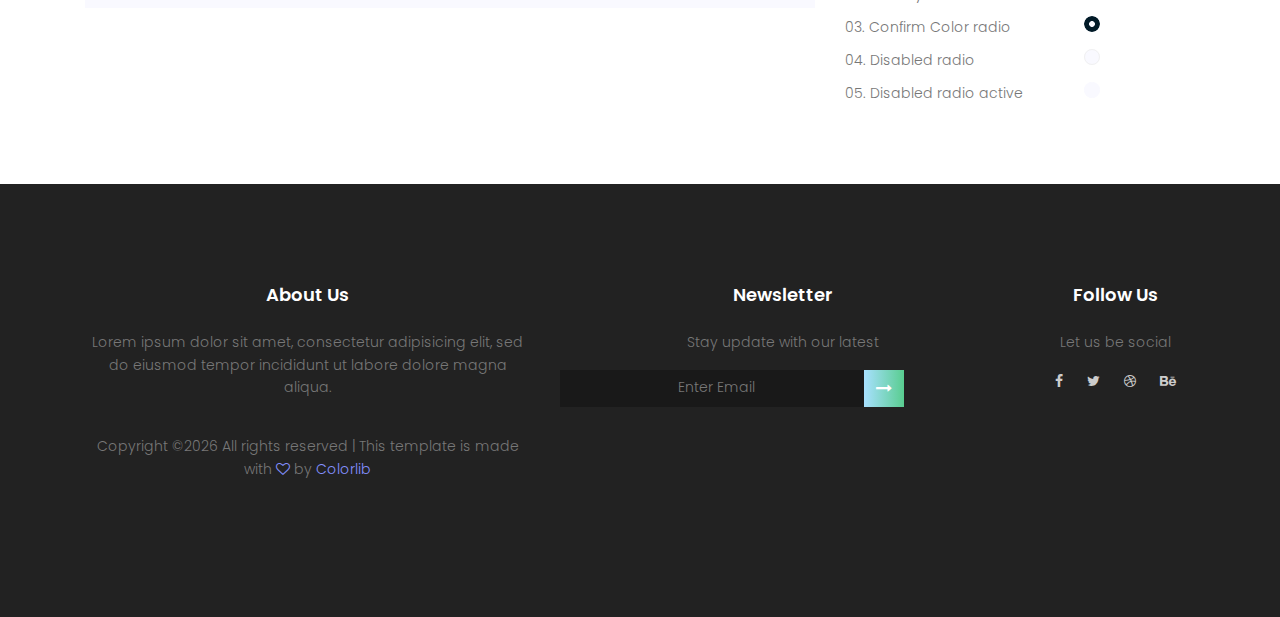
<file: elements.html>
<!DOCTYPE html>
	<html lang="zxx" class="no-js">
	<head>
		<!-- Mobile Specific Meta -->
		<meta name="viewport" content="width=device-width, initial-scale=1, shrink-to-fit=no">
		<!-- Favicon-->
		<link rel="shortcut icon" href="img/elements/fav.png">
		<!-- Author Meta -->
		<meta name="author" content="CodePixar">
		<!-- Meta Description -->
		<meta name="description" content="">
		<!-- Meta Keyword -->
		<meta name="keywords" content="">
		<!-- meta character set -->
		<meta charset="UTF-8">
		<!-- Site Title -->
		<title>Resume</title>

		<link href="https://fonts.googleapis.com/css?family=Poppins:100,200,400,300,500,600,700" rel="stylesheet"> 
			<!--
			CSS
			============================================= -->
			<link rel="stylesheet" href="css/linearicons.css">
			<link rel="stylesheet" href="css/owl.carousel.css">
			<link rel="stylesheet" href="css/font-awesome.min.css">
			<link rel="stylesheet" href="css/nice-select.css">			
			<link rel="stylesheet" href="css/magnific-popup.css">
			<link rel="stylesheet" href="css/bootstrap.css">
			<link rel="stylesheet" href="css/main.css">
		</head>
		<body>
			
			<!-- Start banner Area -->
			<section class="generic-banner relative">	
				<!-- Start Header Area -->
				<header class="default-header">
					<nav class="navbar navbar-expand-lg  navbar-light">
						<div class="container">
							  <a class="navbar-brand" href="index.html">
							  	<img src="img/logo.png" alt="">
							  </a>
							  <button class="navbar-toggler" type="button" data-toggle="collapse" data-target="#navbarSupportedContent" aria-controls="navbarSupportedContent" aria-expanded="false" aria-label="Toggle navigation">
							    <span class="text-white lnr lnr-menu"></span>
							  </button>

							  <div class="collapse navbar-collapse justify-content-end align-items-center" id="navbarSupportedContent">
							    <ul class="navbar-nav">
									<li><a href="index.html#home">Home</a></li>
									<li><a href="index.html#service">Service</a></li>
									<li><a href="index.html#about">About</a></li>
									<li><a href="index.html#project">Projects</a></li>
									<li><a href="index.html#contact">Contact</a></li>
								   <!-- Dropdown -->
								    <li class="dropdown">
								      <a class="dropdown-toggle" href="#" id="navbardrop" data-toggle="dropdown">
								        Pages
								      </a>
								      <div class="dropdown-menu">
								        <a class="dropdown-item" href="generic.html">Generic</a>
								        <a class="dropdown-item" href="elements.html">Elements</a>
								      </div>
								    </li>										
							    </ul>
							  </div>						
						</div>
					</nav>
				</header>
				<!-- End Header Area -->							
				<div class="container">
					<div class="row height align-items-center justify-content-center">
						<div class="col-lg-10">
							<div class="generic-banner-content">
								<h2 class="text-white">The Elements Page</h2>
								<p class="text-white">It won’t be a bigger problem to find one video game lover in your <br> neighbor. Since the introduction of Virtual Game.</p>
							</div>
						</div>
					</div>
				</div>
			</section>		
			<!-- End banner Area -->
			<!-- Start Sample Area -->
			<section class="sample-text-area">
				<div class="container">
					<h3 class="text-heading">Text Sample</h3>
					<p class="sample-text">
						Every avid independent filmmaker has <b>Bold</b> about making that <i>Italic</i> interest documentary, or short film to show off their creative prowess. Many have great ideas and want to “wow” the<sup>Superscript</sup> scene, or video renters with their big project.  But once you have the<sub>Subscript</sub> “in the can” (no easy feat), how do you move from a <del>Strike</del> through of master DVDs with the <u>“Underline”</u> marked hand-written title inside a secondhand CD case, to a pile of cardboard boxes full of shiny new, retail-ready DVDs, with UPC barcodes and polywrap sitting on your doorstep?  You need to create eye-popping artwork and have your project replicated. Using a reputable full service DVD Replication company like PacificDisc, Inc. to partner with is certainly a helpful option to ensure a professional end result, but to help with your DVD replication project, here are 4 easy steps to follow for good DVD replication results: 

					</p>
				</div>
			</section>
			<!-- End Sample Area -->
			<!-- Start Button -->
			<section class="button-area">
				<div class="container border-top-generic">
					<h3 class="text-heading">Sample Buttons</h3>
					<div class="button-group-area">
						<a href="#" class="genric-btn default">Default</a>
						<a href="#" class="genric-btn primary">Primary</a>
						<a href="#" class="genric-btn success">Success</a>
						<a href="#" class="genric-btn info">Info</a>
						<a href="#" class="genric-btn warning">Warning</a>
						<a href="#" class="genric-btn danger">Danger</a>
						<a href="#" class="genric-btn link">Link</a>
						<a href="#" class="genric-btn disable">Disable</a>
					</div>
					<div class="button-group-area mt-10">
						<a href="#" class="genric-btn default-border">Default</a>
						<a href="#" class="genric-btn primary-border">Primary</a>
						<a href="#" class="genric-btn success-border">Success</a>
						<a href="#" class="genric-btn info-border">Info</a>
						<a href="#" class="genric-btn warning-border">Warning</a>
						<a href="#" class="genric-btn danger-border">Danger</a>
						<a href="#" class="genric-btn link-border">Link</a>
						<a href="#" class="genric-btn disable">Disable</a>
					</div>
					<div class="button-group-area mt-40">
						<a href="#" class="genric-btn default radius">Default</a>
						<a href="#" class="genric-btn primary radius">Primary</a>
						<a href="#" class="genric-btn success radius">Success</a>
						<a href="#" class="genric-btn info radius">Info</a>
						<a href="#" class="genric-btn warning radius">Warning</a>
						<a href="#" class="genric-btn danger radius">Danger</a>
						<a href="#" class="genric-btn link radius">Link</a>
						<a href="#" class="genric-btn disable radius">Disable</a>
					</div>
					<div class="button-group-area mt-10">
						<a href="#" class="genric-btn default-border radius">Default</a>
						<a href="#" class="genric-btn primary-border radius">Primary</a>
						<a href="#" class="genric-btn success-border radius">Success</a>
						<a href="#" class="genric-btn info-border radius">Info</a>
						<a href="#" class="genric-btn warning-border radius">Warning</a>
						<a href="#" class="genric-btn danger-border radius">Danger</a>
						<a href="#" class="genric-btn link-border radius">Link</a>
						<a href="#" class="genric-btn disable radius">Disable</a>
					</div>
					<div class="button-group-area mt-40">
						<a href="#" class="genric-btn default circle">Default</a>
						<a href="#" class="genric-btn primary circle">Primary</a>
						<a href="#" class="genric-btn success circle">Success</a>
						<a href="#" class="genric-btn info circle">Info</a>
						<a href="#" class="genric-btn warning circle">Warning</a>
						<a href="#" class="genric-btn danger circle">Danger</a>
						<a href="#" class="genric-btn link circle">Link</a>
						<a href="#" class="genric-btn disable circle">Disable</a>
					</div>
					<div class="button-group-area mt-10">
						<a href="#" class="genric-btn default-border circle">Default</a>
						<a href="#" class="genric-btn primary-border circle">Primary</a>
						<a href="#" class="genric-btn success-border circle">Success</a>
						<a href="#" class="genric-btn info-border circle">Info</a>
						<a href="#" class="genric-btn warning-border circle">Warning</a>
						<a href="#" class="genric-btn danger-border circle">Danger</a>
						<a href="#" class="genric-btn link-border circle">Link</a>
						<a href="#" class="genric-btn disable circle">Disable</a>
					</div>
					<div class="button-group-area mt-40">
						<a href="#" class="genric-btn default circle arrow">Default<span class="lnr lnr-arrow-right"></span></a>
						<a href="#" class="genric-btn primary circle arrow">Primary<span class="lnr lnr-arrow-right"></span></a>
						<a href="#" class="genric-btn success circle arrow">Success<span class="lnr lnr-arrow-right"></span></a>
						<a href="#" class="genric-btn info circle arrow">Info<span class="lnr lnr-arrow-right"></span></a>
						<a href="#" class="genric-btn warning circle arrow">Warning<span class="lnr lnr-arrow-right"></span></a>
						<a href="#" class="genric-btn danger circle arrow">Danger<span class="lnr lnr-arrow-right"></span></a>
					</div>
					<div class="button-group-area mt-10">
						<a href="#" class="genric-btn default-border circle arrow">Default<span class="lnr lnr-arrow-right"></span></a>
						<a href="#" class="genric-btn primary-border circle arrow">Primary<span class="lnr lnr-arrow-right"></span></a>
						<a href="#" class="genric-btn success-border circle arrow">Success<span class="lnr lnr-arrow-right"></span></a>
						<a href="#" class="genric-btn info-border circle arrow">Info<span class="lnr lnr-arrow-right"></span></a>
						<a href="#" class="genric-btn warning-border circle arrow">Warning<span class="lnr lnr-arrow-right"></span></a>
						<a href="#" class="genric-btn danger-border circle arrow">Danger<span class="lnr lnr-arrow-right"></span></a>
					</div>
					<div class="button-group-area mt-40">
						<a href="#" class="genric-btn primary e-large">Extra Large</a>
						<a href="#" class="genric-btn success large">Large</a>
						<a href="#" class="genric-btn primary">Default</a>
						<a href="#" class="genric-btn success medium">Medium</a>
						<a href="#" class="genric-btn primary small">Small</a>
					</div>
					<div class="button-group-area mt-10">
						<a href="#" class="genric-btn primary-border e-large">Extra Large</a>
						<a href="#" class="genric-btn success-border large">Large</a>
						<a href="#" class="genric-btn primary-border">Default</a>
						<a href="#" class="genric-btn success-border medium">Medium</a>
						<a href="#" class="genric-btn primary-border small">Small</a>
					</div>
				</div>
			</section>
			<!-- End Button -->
			<!-- Start Align Area -->
			<div class="whole-wrap">
				<div class="container">
					<div class="section-top-border">
						<h3 class="mb-30">Left Aligned</h3>
						<div class="row">
							<div class="col-md-3">
								<img src="img/elements/d.jpg" alt="" class="img-fluid">
							</div>
							<div class="col-md-9 mt-sm-20">
								<p>Recently, the US Federal government banned online casinos from operating in America by making it illegal to transfer money to them through any US bank or payment system. As a result of this law, most of the popular online casino networks such as Party Gaming and PlayTech left the United States. Overnight, online casino players found themselves being chased by the Federal government. But, after a fortnight, the online casino industry came up with a solution and new online casinos started taking root. These began to operate under a different business umbrella, and by doing that, rendered the transfer of money to and from them legal. A major part of this was enlisting electronic banking systems that would accept this new clarification and start doing business with me. Listed in this article are the electronic banking systems that accept players from the United States that wish to play in online casinos.</p>
							</div>
						</div>
					</div>
					<div class="section-top-border text-right">
						<h3 class="mb-30">Right Aligned</h3>
						<div class="row">
							<div class="col-md-9">
								<p class="text-right">Over time, even the most sophisticated, memory packed computer can begin to run slow if we don’t do something to prevent it. The reason why has less to do with how computers are made and how they age and more to do with the way we use them. You see, all of the daily tasks that we do on our PC from running programs to downloading and deleting software can make our computer sluggish. To keep this from happening, you need to understand the reasons why your PC is getting slower and do something to keep your PC running at its best. You can do this through regular maintenance and PC performance optimization programs</p>
								<p class="text-right">Before we discuss all of the things that could be affecting your PC’s performance, let’s talk a little about what symptoms</p>
							</div>
							<div class="col-md-3">
								<img src="img/elements/d.jpg" alt="" class="img-fluid">
							</div>
						</div>
					</div>
					<div class="section-top-border">
						<h3 class="mb-30">Definition</h3>
						<div class="row">
							<div class="col-md-4">
								<div class="single-defination">
									<h4 class="mb-20">Definition 01</h4>
									<p>Recently, the US Federal government banned online casinos from operating in America by making it illegal to transfer money to them through any US bank or payment system. As a result of this law, most of the popular online casino networks</p>
								</div>
							</div>
							<div class="col-md-4">
								<div class="single-defination">
									<h4 class="mb-20">Definition 02</h4>
									<p>Recently, the US Federal government banned online casinos from operating in America by making it illegal to transfer money to them through any US bank or payment system. As a result of this law, most of the popular online casino networks</p>
								</div>
							</div>
							<div class="col-md-4">
								<div class="single-defination">
									<h4 class="mb-20">Definition 03</h4>
									<p>Recently, the US Federal government banned online casinos from operating in America by making it illegal to transfer money to them through any US bank or payment system. As a result of this law, most of the popular online casino networks</p>
								</div>
							</div>
						</div>
					</div>
					<div class="section-top-border">
						<h3 class="mb-30">Block Quotes</h3>
						<div class="row">
							<div class="col-lg-12">
								<blockquote class="generic-blockquote">
									“Recently, the US Federal government banned online casinos from operating in America by making it illegal to transfer money to them through any US bank or payment system. As a result of this law, most of the popular online casino networks such as Party Gaming and PlayTech left the United States. Overnight, online casino players found themselves being chased by the Federal government. But, after a fortnight, the online casino industry came up with a solution and new online casinos started taking root. These began to operate under a different business umbrella, and by doing that, rendered the transfer of money to and from them legal. A major part of this was enlisting electronic banking systems that would accept this new clarification and start doing business with me. Listed in this article are the electronic banking” 
								</blockquote>
							</div>
						</div>
					</div>
					<div class="section-top-border">
						<h3 class="mb-30">Table</h3>
						<div class="progress-table-wrap">
							<div class="progress-table">
								<div class="table-head">
									<div class="serial">#</div>
									<div class="country">Countries</div>
									<div class="visit">Visits</div>
									<div class="percentage">Percentages</div>
								</div>
								<div class="table-row">
									<div class="serial">01</div>
									<div class="country"> <img src="img/elements/f1.jpg" alt="flag">Canada</div>
									<div class="visit">645032</div>
									<div class="percentage">
										<div class="progress">
											<div class="progress-bar color-1" role="progressbar" style="width: 80%" aria-valuenow="80" aria-valuemin="0" aria-valuemax="100"></div>
										</div>
									</div>
								</div>
								<div class="table-row">
									<div class="serial">02</div>
									<div class="country"> <img src="img/elements/f2.jpg" alt="flag">Canada</div>
									<div class="visit">645032</div>
									<div class="percentage">
										<div class="progress">
											<div class="progress-bar color-2" role="progressbar" style="width: 30%" aria-valuenow="30" aria-valuemin="0" aria-valuemax="100"></div>
										</div>
									</div>
								</div>
								<div class="table-row">
									<div class="serial">03</div>
									<div class="country"> <img src="img/elements/f3.jpg" alt="flag">Canada</div>
									<div class="visit">645032</div>
									<div class="percentage">
										<div class="progress">
											<div class="progress-bar color-3" role="progressbar" style="width: 55%" aria-valuenow="55" aria-valuemin="0" aria-valuemax="100"></div>
										</div>
									</div>
								</div>
								<div class="table-row">
									<div class="serial">04</div>
									<div class="country"> <img src="img/elements/f4.jpg" alt="flag">Canada</div>
									<div class="visit">645032</div>
									<div class="percentage">
										<div class="progress">
											<div class="progress-bar color-4" role="progressbar" style="width: 60%" aria-valuenow="60" aria-valuemin="0" aria-valuemax="100"></div>
										</div>
									</div>
								</div>
								<div class="table-row">
									<div class="serial">05</div>
									<div class="country"> <img src="img/elements/f5.jpg" alt="flag">Canada</div>
									<div class="visit">645032</div>
									<div class="percentage">
										<div class="progress">
											<div class="progress-bar color-5" role="progressbar" style="width: 40%" aria-valuenow="40" aria-valuemin="0" aria-valuemax="100"></div>
										</div>
									</div>
								</div>
								<div class="table-row">
									<div class="serial">06</div>
									<div class="country"> <img src="img/elements/f6.jpg" alt="flag">Canada</div>
									<div class="visit">645032</div>
									<div class="percentage">
										<div class="progress">
											<div class="progress-bar color-6" role="progressbar" style="width: 70%" aria-valuenow="70" aria-valuemin="0" aria-valuemax="100"></div>
										</div>
									</div>
								</div>
								<div class="table-row">
									<div class="serial">07</div>
									<div class="country"> <img src="img/elements/f7.jpg" alt="flag">Canada</div>
									<div class="visit">645032</div>
									<div class="percentage">
										<div class="progress">
											<div class="progress-bar color-7" role="progressbar" style="width: 30%" aria-valuenow="30" aria-valuemin="0" aria-valuemax="100"></div>
										</div>
									</div>
								</div>
								<div class="table-row">
									<div class="serial">08</div>
									<div class="country"> <img src="img/elements/f8.jpg" alt="flag">Canada</div>
									<div class="visit">645032</div>
									<div class="percentage">
										<div class="progress">
											<div class="progress-bar color-8" role="progressbar" style="width: 60%" aria-valuenow="60" aria-valuemin="0" aria-valuemax="100"></div>
										</div>
									</div>
								</div>
							</div>
						</div>
					</div>
					<div class="section-top-border">
						<h3>Image Gallery</h3>
						<div class="row gallery-item">
							<div class="col-md-4">
								<a href="img/elements/g1.jpg" class="img-pop-up"><div class="single-gallery-image" style="background: url(img/elements/g1.jpg);"></div></a>
							</div>
							<div class="col-md-4">
								<a href="img/elements/g2.jpg" class="img-pop-up"><div class="single-gallery-image" style="background: url(img/elements/g2.jpg);"></div></a>
							</div>
							<div class="col-md-4">
								<a href="img/elements/g3.jpg" class="img-pop-up"><div class="single-gallery-image" style="background: url(img/elements/g3.jpg);"></div></a>
							</div>
							<div class="col-md-6">
								<a href="img/elements/g4.jpg" class="img-pop-up"><div class="single-gallery-image" style="background: url(img/elements/g4.jpg);"></div></a>
							</div>
							<div class="col-md-6">
								<a href="img/elements/g5.jpg" class="img-pop-up"><div class="single-gallery-image" style="background: url(img/elements/g5.jpg);"></div></a>
							</div>
							<div class="col-md-4">
								<a href="img/elements/g6.jpg" class="img-pop-up"><div class="single-gallery-image" style="background: url(img/elements/g6.jpg);"></div></a>
							</div>
							<div class="col-md-4">
								<a href="img/elements/g7.jpg" class="img-pop-up"><div class="single-gallery-image" style="background: url(img/elements/g7.jpg);"></div></a>
							</div>
							<div class="col-md-4">
								<a href="img/elements/g8.jpg" class="img-pop-up"><div class="single-gallery-image" style="background: url(img/elements/g8.jpg);"></div></a>
							</div>
						</div>
					</div>
					<div class="section-top-border">
						<div class="row">
							<div class="col-md-4">
								<h3 class="mb-20">Image Gallery</h3>
								<div class="typography">
									<h1>This is header 01</h1>
									<h2>This is header 02</h2>
									<h3>This is header 03</h3>
									<h4>This is header 04</h4>
									<h5>This is header 01</h5>
									<h6>This is header 01</h6>
								</div>
							</div>
							<div class="col-md-4 mt-sm-30">
								<h3 class="mb-20">Unordered List</h3>
								<div class="">
									<ul class="unordered-list">
										<li>Fta Keys</li>
										<li>For Women Only Your Computer Usage</li>
										<li>Facts Why Inkjet Printing Is Very Appealing
											<ul>
												<li>Addiction When Gambling Becomes
													<ul>
														<li>Protective Preventative Maintenance</li>
													</ul>
												</li>
											</ul>
										</li>
										<li>Dealing With Technical Support 10 Useful Tips</li>
										<li>Make Myspace Your Best Designed Space</li>
										<li>Cleaning And Organizing Your Computer</li>
									</ul>
								</div>
							</div>
							<div class="col-md-4 mt-sm-30">
								<h3 class="mb-20">Ordered List</h3>
								<div class="">
									<ol class="ordered-list">
										<li><span>Fta Keys</span></li>
										<li><span>For Women Only Your Computer Usage</span></li>
										<li><span>Facts Why Inkjet Printing Is Very Appealing</span>
											<ol class="ordered-list-alpha">
												<li><span>Addiction When Gambling Becomes</span>
													<ol class="ordered-list-roman">
														<li><span>Protective Preventative Maintenance</span></li>
													</ol>
												</li>
											</ol>
										</li>
										<li><span>Dealing With Technical Support 10 Useful Tips</span></li>
										<li><span>Make Myspace Your Best Designed Space</span></li>
										<li><span>Cleaning And Organizing Your Computer</span></li>
									</ol>
								</div>
							</div>
						</div>
					</div>
					<div class="section-top-border">
						<div class="row">
							<div class="col-lg-8 col-md-8">
								<h3 class="mb-30">Form Element</h3>
								<form action="#">
									<div class="mt-10">
										<input type="text" name="first_name" placeholder="First Name" onfocus="this.placeholder = ''" onblur="this.placeholder = 'First Name'" required class="single-input">
									</div>
									<div class="mt-10">
										<input type="text" name="last_name" placeholder="Last Name" onfocus="this.placeholder = ''" onblur="this.placeholder = 'Last Name'" required class="single-input">
									</div>
									<div class="mt-10">
										<input type="text" name="last_name" placeholder="Last Name" onfocus="this.placeholder = ''" onblur="this.placeholder = 'Last Name'" required class="single-input">
									</div>
									<div class="mt-10">
										<input type="email" name="EMAIL" placeholder="Email address" onfocus="this.placeholder = ''" onblur="this.placeholder = 'Email address'" required class="single-input">
									</div>
									<div class="input-group-icon mt-10">
										<div class="icon"><i class="fa fa-thumb-tack" aria-hidden="true"></i></div>
										<input type="text" name="address" placeholder="Address" onfocus="this.placeholder = ''" onblur="this.placeholder = 'Address'" required class="single-input">
									</div>
									<div class="input-group-icon mt-10">
										<div class="icon"><i class="fa fa-plane" aria-hidden="true"></i></div>
										<div class="form-select" id="default-select"">
											<select>
												<option value="1">City</option>
												<option value="1">Dhaka</option>
												<option value="1">Dilli</option>
												<option value="1">Newyork</option>
												<option value="1">Islamabad</option>
											</select>
										</div>
									</div>
									<div class="input-group-icon mt-10">
										<div class="icon"><i class="fa fa-globe" aria-hidden="true"></i></div>
										<div class="form-select" id="default-select"">
											<select>
												<option value="1">Country</option>
												<option value="1">Bangladesh</option>
												<option value="1">India</option>
												<option value="1">England</option>
												<option value="1">Srilanka</option>
											</select>
										</div>
									</div>
									
									<div class="mt-10">
										<textarea class="single-textarea" placeholder="Message" onfocus="this.placeholder = ''" onblur="this.placeholder = 'Message'" required></textarea>
									</div>
									<!-- For Gradient Border Use -->
									<!-- <div class="mt-10">
										<div class="primary-input">
											<input id="primary-input" type="text" name="first_name" placeholder="Primary color" onfocus="this.placeholder = ''" onblur="this.placeholder = 'Primary color'">
											<label for="primary-input"></label>
										</div>
									</div> -->
									<div class="mt-10">
										<input type="text" name="first_name" placeholder="Primary color" onfocus="this.placeholder = ''" onblur="this.placeholder = 'Primary color'" required class="single-input-primary">
									</div>
									<div class="mt-10">
										<input type="text" name="first_name" placeholder="Accent color" onfocus="this.placeholder = ''" onblur="this.placeholder = 'Accent color'" required class="single-input-accent">
									</div>
									<div class="mt-10">
										<input type="text" name="first_name" placeholder="Secondary color" onfocus="this.placeholder = ''" onblur="this.placeholder = 'Secondary color'" required class="single-input-secondary">
									</div>
								</form>
							</div>
							<div class="col-lg-3 col-md-4 mt-sm-30">
								<div class="single-element-widget">
									<h3 class="mb-30">Switches</h3>
									<div class="switch-wrap d-flex justify-content-between">
										<p>01. Sample Switch</p>
										<div class="primary-switch">
											<input type="checkbox" id="default-switch">
											<label for="default-switch"></label>
										</div>
									</div>
									<div class="switch-wrap d-flex justify-content-between">
										<p>02. Primary Color Switch</p>
										<div class="primary-switch">
											<input type="checkbox" id="primary-switch" checked>
											<label for="primary-switch"></label>
										</div>
									</div>
									<div class="switch-wrap d-flex justify-content-between">
										<p>03. Confirm Color Switch</p>
										<div class="confirm-switch">
											<input type="checkbox" id="confirm-switch" checked>
											<label for="confirm-switch"></label>
										</div>
									</div>
								</div>
								<div class="single-element-widget mt-30">
									<h3 class="mb-30">Selectboxes</h3>
									<div class="default-select" id="default-select"">
										<select>
											<option value="1">English</option>
											<option value="1">Spanish</option>
											<option value="1">Arabic</option>
											<option value="1">Portuguise</option>
											<option value="1">Bengali</option>
										</select>
									</div>
								</div>
								<div class="single-element-widget mt-30">
									<h3 class="mb-30">Checkboxes</h3>
									<div class="switch-wrap d-flex justify-content-between">
										<p>01. Sample Checkbox</p>
										<div class="primary-checkbox">
											<input type="checkbox" id="default-checkbox">
											<label for="default-checkbox"></label>
										</div>
									</div>
									<div class="switch-wrap d-flex justify-content-between">
										<p>02. Primary Color Checkbox</p>
										<div class="primary-checkbox">
											<input type="checkbox" id="primary-checkbox" checked>
											<label for="primary-checkbox"></label>
										</div>
									</div>
									<div class="switch-wrap d-flex justify-content-between">
										<p>03. Confirm Color Checkbox</p>
										<div class="confirm-checkbox">
											<input type="checkbox" id="confirm-checkbox">
											<label for="confirm-checkbox"></label>
										</div>
									</div>
									<div class="switch-wrap d-flex justify-content-between">
										<p>04. Disabled Checkbox</p>
										<div class="disabled-checkbox">
											<input type="checkbox" id="disabled-checkbox" disabled>
											<label for="disabled-checkbox"></label>
										</div>
									</div>
									<div class="switch-wrap d-flex justify-content-between">
										<p>05. Disabled Checkbox active</p>
										<div class="disabled-checkbox">
											<input type="checkbox" id="disabled-checkbox-active" checked disabled>
											<label for="disabled-checkbox-active"></label>
										</div>
									</div>
								</div>
								<div class="single-element-widget mt-30">
									<h3 class="mb-30">Radios</h3>
									<div class="switch-wrap d-flex justify-content-between">
										<p>01. Sample radio</p>
										<div class="primary-radio">
											<input type="checkbox" id="default-radio">
											<label for="default-radio"></label>
										</div>
									</div>
									<div class="switch-wrap d-flex justify-content-between">
										<p>02. Primary Color radio</p>
										<div class="primary-radio">
											<input type="checkbox" id="primary-radio" checked>
											<label for="primary-radio"></label>
										</div>
									</div>
									<div class="switch-wrap d-flex justify-content-between">
										<p>03. Confirm Color radio</p>
										<div class="confirm-radio">
											<input type="checkbox" id="confirm-radio" checked>
											<label for="confirm-radio"></label>
										</div>
									</div>
									<div class="switch-wrap d-flex justify-content-between">
										<p>04. Disabled radio</p>
										<div class="disabled-radio">
											<input type="checkbox" id="disabled-radio" disabled>
											<label for="disabled-radio"></label>
										</div>
									</div>
									<div class="switch-wrap d-flex justify-content-between">
										<p>05. Disabled radio active</p>
										<div class="disabled-radio">
											<input type="checkbox" id="disabled-radio-active" checked disabled>
											<label for="disabled-radio-active"></label>
										</div>
									</div>
								</div>
							</div>
						</div>
					</div>
				</div>
			</div>
			<!-- End Align Area -->

			<!-- start footer Area -->		
			<footer class="footer-area section-gap">
				<div class="container">
					<div class="row">
						<div class="col-lg-5  col-md-6 col-sm-6">
							<div class="single-footer-widget">
								<h6>About Us</h6>
								<p>
									Lorem ipsum dolor sit amet, consectetur adipisicing elit, sed do eiusmod tempor incididunt ut labore dolore magna aliqua.
								</p>
								<!-- Link back to Colorlib can't be removed. Template is licensed under CC BY 3.0. -->
            		<p class="footer-text">Copyright &copy;<script>document.write(new Date().getFullYear());</script> All rights reserved | This template is made with <i class="fa fa-heart-o" aria-hidden="true"></i> by <a href="https://colorlib.com" target="_blank">Colorlib</a></p>
            		<!-- Link back to Colorlib can't be removed. Template is licensed under CC BY 3.0. -->
							</div>
						</div>
						<div class="col-lg-5  col-md-6 col-sm-6">
							<div class="single-footer-widget">
								<h6>Newsletter</h6>
								<p>Stay update with our latest</p>
								<div class="" id="mc_embed_signup">

										<form target="_blank" novalidate="true" action="https://spondonit.us12.list-manage.com/subscribe/post?u=1462626880ade1ac87bd9c93a&amp;id=92a4423d01" method="get" class="form-inline">

										<div class="d-flex flex-row">

											<input class="form-control" name="EMAIL" placeholder="Enter Email" onfocus="this.placeholder = ''" onblur="this.placeholder = 'Enter Email '" required="" type="email">


				                            	<button class="click-btn btn btn-default"><i class="fa fa-long-arrow-right" aria-hidden="true"></i></button>
				                            	<div style="position: absolute; left: -5000px;">
													<input name="b_36c4fd991d266f23781ded980_aefe40901a" tabindex="-1" value="" type="text">
												</div>
				                          	
											<!-- <div class="col-lg-4 col-md-4">
												<button class="bb-btn btn"><span class="lnr lnr-arrow-right"></span></button>
											</div>  -->
										</div>		
										<div class="info"></div>
										</form>
								</div>
								</div>
						</div>							
						<div class="col-lg-2 col-md-6 col-sm-6 social-widget">
							<div class="single-footer-widget">
								<h6>Follow Us</h6>
								<p>Let us be social</p>
								<div class="footer-social d-flex align-items-center">
									<a href="#"><i class="fa fa-facebook"></i></a>
									<a href="#"><i class="fa fa-twitter"></i></a>
									<a href="#"><i class="fa fa-dribbble"></i></a>
									<a href="#"><i class="fa fa-behance"></i></a>
								</div>
							</div>
						</div>							
					</div>
				</div>
			</footer>	
			<!-- End footer Area -->	

			<script src="js/vendor/jquery-2.2.4.min.js"></script>
			<script src="https://cdnjs.cloudflare.com/ajax/libs/popper.js/1.11.0/umd/popper.min.js" integrity="sha384-b/U6ypiBEHpOf/4+1nzFpr53nxSS+GLCkfwBdFNTxtclqqenISfwAzpKaMNFNmj4" crossorigin="anonymous"></script>
			<script src="js/vendor/bootstrap.min.js"></script>
			<script src="js/owl.carousel.min.js"></script>
			<script src="js/jquery.sticky.js"></script>
			<script src="js/jquery.nice-select.min.js"></script>			
			<script src="js/parallax.min.js"></script>
			<script src="js/jquery.magnific-popup.min.js"></script>
			<script src="js/main.js"></script>	
		</body>
	</html>
</file>
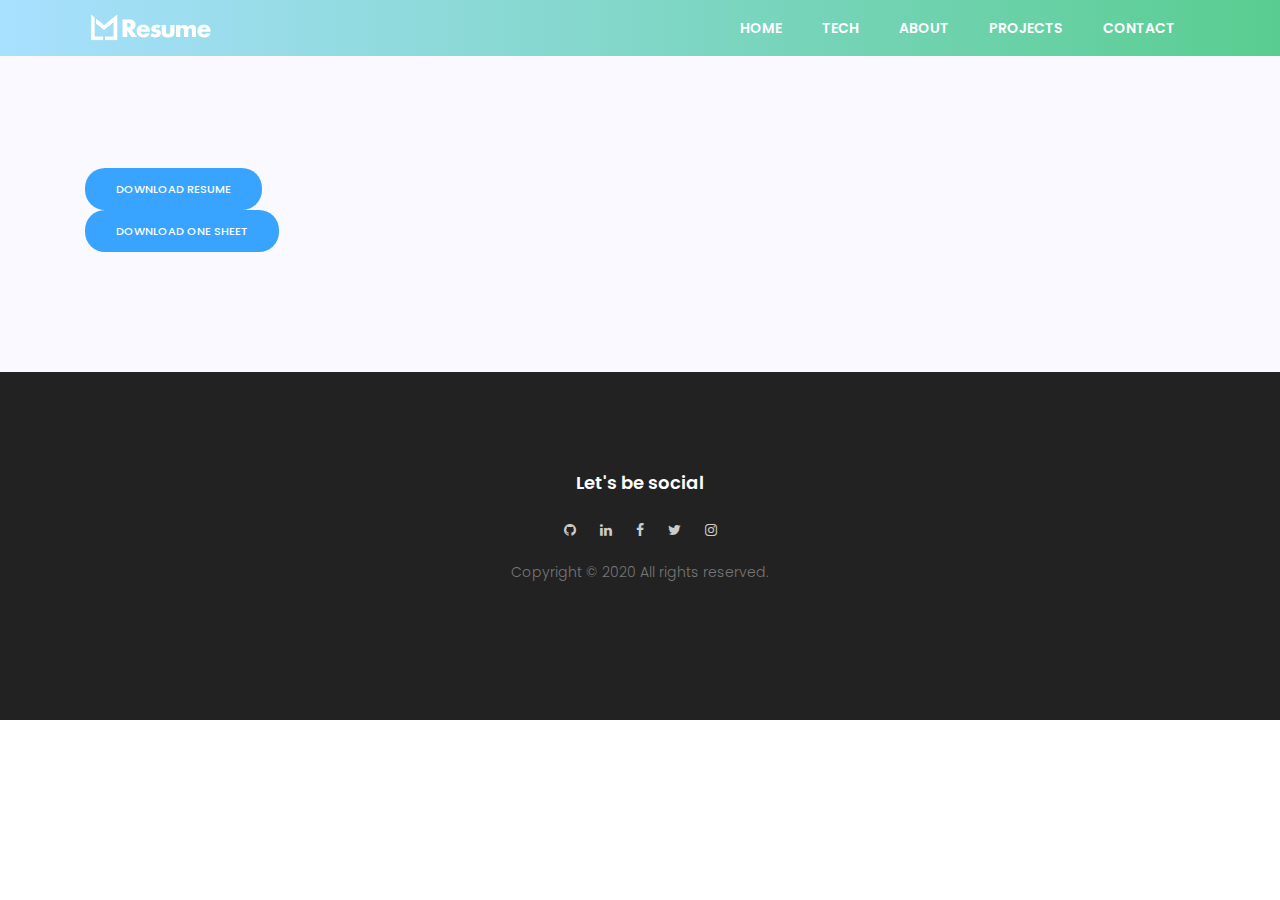
<file: resume.html>
<!DOCTYPE html>
<html lang="en">

<head>
	<meta charset="UTF-8">
	<meta name="viewport" content="width=device-width, initial-scale=1.0">
	<title>Landon Morgan Resume</title>
	<link href="https://fonts.googleapis.com/css?family=Poppins:100,200,400,300,500,600,700" rel="stylesheet">
	<!-- CSS  ============================================= -->
	<link rel="stylesheet" href="css/linearicons.css">
	<link rel="stylesheet" href="css/font-awesome.min.css">
	<link rel="stylesheet" href="css/bootstrap.css">
	<link rel="stylesheet" href="css/magnific-popup.css">
	<link rel="stylesheet" href="css/owl.carousel.css">
	<link rel="stylesheet" href="css/main.css">
</head>

<body>
	<!-- start banner Area -->
	<section class="banner-area" id="home">
		<!-- Start Header Area -->
		<header class="default-header">
			<nav class="navbar navbar-expand-lg  navbar-light">
				<div class="container">
					<a class="navbar-brand" href="resume.html" target="_new">
						<img src="img/logo.png" alt="">
					</a>
					<button class="navbar-toggler" type="button" data-toggle="collapse"
						data-target="#navbarSupportedContent" aria-controls="navbarSupportedContent"
						aria-expanded="false" aria-label="Toggle navigation">
						<span class="text-white lnr lnr-menu"></span>
					</button>

					<div class="collapse navbar-collapse justify-content-end align-items-center"
						id="navbarSupportedContent">
						<ul class="navbar-nav">
							<li><a href="/index.html#home">Home</a></li>
							<li><a href="/index.html#tech">Tech</a></li>
							<li><a href="/index.html#about">About</a></li>
							<li><a href="/index.html#project">Projects</a></li>
							<li><a href="/index.html#contact">Contact</a></li>
						</ul>
					</div>
				</div>
			</nav>
		</header>
		<!-- End Header Area -->
		<!-- start contact Area -->
		<section class="contact-area section-gap" id="contact">
			<div class="container">
				<div class="resume-download-container">
					<div class="download-button">
						<a href="LandonMorgan_Resume.pdf" class="genric-btn info circle" download>DOWNLOAD RESUME</a>
					</div>
					<div class="download-button">
						<a href="LandonMorgan_OneSheet.pdf" class="genric-btn info circle" download>DOWNLOAD ONE SHEET</a>
					</div>
				</div>
			</div>
		</section>
		<!-- end contact Area -->
		<!-- start footer Area -->
		<footer class="footer-area section-gap">
			<div class="container">
				<div class="single-footer-widget">
					<h6>Let's be social</h6>
					<div class="footer-social">
						<a href="https://github.com/iandonmorgan" target="_new"><i class="fa fa-github"></i></a>
						<a href="https://www.linkedin.com/in/landolake/" target="_new"><i
								class="fa fa-linkedin"></i></a>
						<a href="https://www.facebook.com/landolake" target="_new"><i class="fa fa-facebook"></i></a>
						<a href="https://twitter.com/landonmorgan" target="_new"><i class="fa fa-twitter"></i></a>
						<a href="https://instagram.com/landonmorgan" target="_new"><i class="fa fa-instagram"></i></a>
					</div>
					<p class="footer-text">Copyright &copy; 2020 All rights reserved.</p>
				</div>
			</div>
		</footer>
		<!-- End footer Area -->

		<script src="js/vendor/jquery-2.2.4.min.js"></script>
		<script src="https://cdnjs.cloudflare.com/ajax/libs/popper.js/1.11.0/umd/popper.min.js"
			integrity="sha384-b/U6ypiBEHpOf/4+1nzFpr53nxSS+GLCkfwBdFNTxtclqqenISfwAzpKaMNFNmj4"
			crossorigin="anonymous"></script>
		<script src="js/vendor/bootstrap.min.js"></script>
		<script src="js/jquery.ajaxchimp.min.js"></script>
		<script src="js/jquery.magnific-popup.min.js"></script>
		<script src="js/parallax.min.js"></script>
		<script src="js/owl.carousel.min.js"></script>
		<script src="js/jquery.sticky.js"></script>

		<script src="js/main.js"></script>
</body>

</html>
</file>
<file: css/linearicons.css>
@font-face {
	font-family: 'Linearicons-Free';
	src:url('../fonts/Linearicons-Free.eot?w118d');
	src:url('../fonts/Linearicons-Free.eot?#iefixw118d') format('embedded-opentype'),
		url('../fonts/Linearicons-Free.woff2?w118d') format('woff2'),
		url('../fonts/Linearicons-Free.woff?w118d') format('woff'),
		url('../fonts/Linearicons-Free.ttf?w118d') format('truetype'),
		url('../fonts/Linearicons-Free.svg?w118d#Linearicons-Free') format('svg');
	font-weight: normal;
	font-style: normal;
}

.lnr {
	font-family: 'Linearicons-Free';
	speak: none;
	font-style: normal;
	font-weight: normal;
	font-variant: normal;
	text-transform: none;
	line-height: 1;

	/* Better Font Rendering =========== */
	-webkit-font-smoothing: antialiased;
	-moz-osx-font-smoothing: grayscale;
}

.lnr-home:before {
	content: "\e800";
}
.lnr-apartment:before {
	content: "\e801";
}
.lnr-pencil:before {
	content: "\e802";
}
.lnr-magic-wand:before {
	content: "\e803";
}
.lnr-drop:before {
	content: "\e804";
}
.lnr-lighter:before {
	content: "\e805";
}
.lnr-poop:before {
	content: "\e806";
}
.lnr-sun:before {
	content: "\e807";
}
.lnr-moon:before {
	content: "\e808";
}
.lnr-cloud:before {
	content: "\e809";
}
.lnr-cloud-upload:before {
	content: "\e80a";
}
.lnr-cloud-download:before {
	content: "\e80b";
}
.lnr-cloud-sync:before {
	content: "\e80c";
}
.lnr-cloud-check:before {
	content: "\e80d";
}
.lnr-database:before {
	content: "\e80e";
}
.lnr-lock:before {
	content: "\e80f";
}
.lnr-cog:before {
	content: "\e810";
}
.lnr-trash:before {
	content: "\e811";
}
.lnr-dice:before {
	content: "\e812";
}
.lnr-heart:before {
	content: "\e813";
}
.lnr-star:before {
	content: "\e814";
}
.lnr-star-half:before {
	content: "\e815";
}
.lnr-star-empty:before {
	content: "\e816";
}
.lnr-flag:before {
	content: "\e817";
}
.lnr-envelope:before {
	content: "\e818";
}
.lnr-paperclip:before {
	content: "\e819";
}
.lnr-inbox:before {
	content: "\e81a";
}
.lnr-eye:before {
	content: "\e81b";
}
.lnr-printer:before {
	content: "\e81c";
}
.lnr-file-empty:before {
	content: "\e81d";
}
.lnr-file-add:before {
	content: "\e81e";
}
.lnr-enter:before {
	content: "\e81f";
}
.lnr-exit:before {
	content: "\e820";
}
.lnr-graduation-hat:before {
	content: "\e821";
}
.lnr-license:before {
	content: "\e822";
}
.lnr-music-note:before {
	content: "\e823";
}
.lnr-film-play:before {
	content: "\e824";
}
.lnr-camera-video:before {
	content: "\e825";
}
.lnr-camera:before {
	content: "\e826";
}
.lnr-picture:before {
	content: "\e827";
}
.lnr-book:before {
	content: "\e828";
}
.lnr-bookmark:before {
	content: "\e829";
}
.lnr-user:before {
	content: "\e82a";
}
.lnr-users:before {
	content: "\e82b";
}
.lnr-shirt:before {
	content: "\e82c";
}
.lnr-store:before {
	content: "\e82d";
}
.lnr-cart:before {
	content: "\e82e";
}
.lnr-tag:before {
	content: "\e82f";
}
.lnr-phone-handset:before {
	content: "\e830";
}
.lnr-phone:before {
	content: "\e831";
}
.lnr-pushpin:before {
	content: "\e832";
}
.lnr-map-marker:before {
	content: "\e833";
}
.lnr-map:before {
	content: "\e834";
}
.lnr-location:before {
	content: "\e835";
}
.lnr-calendar-full:before {
	content: "\e836";
}
.lnr-keyboard:before {
	content: "\e837";
}
.lnr-spell-check:before {
	content: "\e838";
}
.lnr-screen:before {
	content: "\e839";
}
.lnr-smartphone:before {
	content: "\e83a";
}
.lnr-tablet:before {
	content: "\e83b";
}
.lnr-laptop:before {
	content: "\e83c";
}
.lnr-laptop-phone:before {
	content: "\e83d";
}
.lnr-power-switch:before {
	content: "\e83e";
}
.lnr-bubble:before {
	content: "\e83f";
}
.lnr-heart-pulse:before {
	content: "\e840";
}
.lnr-construction:before {
	content: "\e841";
}
.lnr-pie-chart:before {
	content: "\e842";
}
.lnr-chart-bars:before {
	content: "\e843";
}
.lnr-gift:before {
	content: "\e844";
}
.lnr-diamond:before {
	content: "\e845";
}
.lnr-linearicons:before {
	content: "\e846";
}
.lnr-dinner:before {
	content: "\e847";
}
.lnr-coffee-cup:before {
	content: "\e848";
}
.lnr-leaf:before {
	content: "\e849";
}
.lnr-paw:before {
	content: "\e84a";
}
.lnr-rocket:before {
	content: "\e84b";
}
.lnr-briefcase:before {
	content: "\e84c";
}
.lnr-bus:before {
	content: "\e84d";
}
.lnr-car:before {
	content: "\e84e";
}
.lnr-train:before {
	content: "\e84f";
}
.lnr-bicycle:before {
	content: "\e850";
}
.lnr-wheelchair:before {
	content: "\e851";
}
.lnr-select:before {
	content: "\e852";
}
.lnr-earth:before {
	content: "\e853";
}
.lnr-smile:before {
	content: "\e854";
}
.lnr-sad:before {
	content: "\e855";
}
.lnr-neutral:before {
	content: "\e856";
}
.lnr-mustache:before {
	content: "\e857";
}
.lnr-alarm:before {
	content: "\e858";
}
.lnr-bullhorn:before {
	content: "\e859";
}
.lnr-volume-high:before {
	content: "\e85a";
}
.lnr-volume-medium:before {
	content: "\e85b";
}
.lnr-volume-low:before {
	content: "\e85c";
}
.lnr-volume:before {
	content: "\e85d";
}
.lnr-mic:before {
	content: "\e85e";
}
.lnr-hourglass:before {
	content: "\e85f";
}
.lnr-undo:before {
	content: "\e860";
}
.lnr-redo:before {
	content: "\e861";
}
.lnr-sync:before {
	content: "\e862";
}
.lnr-history:before {
	content: "\e863";
}
.lnr-clock:before {
	content: "\e864";
}
.lnr-download:before {
	content: "\e865";
}
.lnr-upload:before {
	content: "\e866";
}
.lnr-enter-down:before {
	content: "\e867";
}
.lnr-exit-up:before {
	content: "\e868";
}
.lnr-bug:before {
	content: "\e869";
}
.lnr-code:before {
	content: "\e86a";
}
.lnr-link:before {
	content: "\e86b";
}
.lnr-unlink:before {
	content: "\e86c";
}
.lnr-thumbs-up:before {
	content: "\e86d";
}
.lnr-thumbs-down:before {
	content: "\e86e";
}
.lnr-magnifier:before {
	content: "\e86f";
}
.lnr-cross:before {
	content: "\e870";
}
.lnr-menu:before {
	content: "\e871";
}
.lnr-list:before {
	content: "\e872";
}
.lnr-chevron-up:before {
	content: "\e873";
}
.lnr-chevron-down:before {
	content: "\e874";
}
.lnr-chevron-left:before {
	content: "\e875";
}
.lnr-chevron-right:before {
	content: "\e876";
}
.lnr-arrow-up:before {
	content: "\e877";
}
.lnr-arrow-down:before {
	content: "\e878";
}
.lnr-arrow-left:before {
	content: "\e879";
}
.lnr-arrow-right:before {
	content: "\e87a";
}
.lnr-move:before {
	content: "\e87b";
}
.lnr-warning:before {
	content: "\e87c";
}
.lnr-question-circle:before {
	content: "\e87d";
}
.lnr-menu-circle:before {
	content: "\e87e";
}
.lnr-checkmark-circle:before {
	content: "\e87f";
}
.lnr-cross-circle:before {
	content: "\e880";
}
.lnr-plus-circle:before {
	content: "\e881";
}
.lnr-circle-minus:before {
	content: "\e882";
}
.lnr-arrow-up-circle:before {
	content: "\e883";
}
.lnr-arrow-down-circle:before {
	content: "\e884";
}
.lnr-arrow-left-circle:before {
	content: "\e885";
}
.lnr-arrow-right-circle:before {
	content: "\e886";
}
.lnr-chevron-up-circle:before {
	content: "\e887";
}
.lnr-chevron-down-circle:before {
	content: "\e888";
}
.lnr-chevron-left-circle:before {
	content: "\e889";
}
.lnr-chevron-right-circle:before {
	content: "\e88a";
}
.lnr-crop:before {
	content: "\e88b";
}
.lnr-frame-expand:before {
	content: "\e88c";
}
.lnr-frame-contract:before {
	content: "\e88d";
}
.lnr-layers:before {
	content: "\e88e";
}
.lnr-funnel:before {
	content: "\e88f";
}
.lnr-text-format:before {
	content: "\e890";
}
.lnr-text-format-remove:before {
	content: "\e891";
}
.lnr-text-size:before {
	content: "\e892";
}
.lnr-bold:before {
	content: "\e893";
}
.lnr-italic:before {
	content: "\e894";
}
.lnr-underline:before {
	content: "\e895";
}
.lnr-strikethrough:before {
	content: "\e896";
}
.lnr-highlight:before {
	content: "\e897";
}
.lnr-text-align-left:before {
	content: "\e898";
}
.lnr-text-align-center:before {
	content: "\e899";
}
.lnr-text-align-right:before {
	content: "\e89a";
}
.lnr-text-align-justify:before {
	content: "\e89b";
}
.lnr-line-spacing:before {
	content: "\e89c";
}
.lnr-indent-increase:before {
	content: "\e89d";
}
.lnr-indent-decrease:before {
	content: "\e89e";
}
.lnr-pilcrow:before {
	content: "\e89f";
}
.lnr-direction-ltr:before {
	content: "\e8a0";
}
.lnr-direction-rtl:before {
	content: "\e8a1";
}
.lnr-page-break:before {
	content: "\e8a2";
}
.lnr-sort-alpha-asc:before {
	content: "\e8a3";
}
.lnr-sort-amount-asc:before {
	content: "\e8a4";
}
.lnr-hand:before {
	content: "\e8a5";
}
.lnr-pointer-up:before {
	content: "\e8a6";
}
.lnr-pointer-right:before {
	content: "\e8a7";
}
.lnr-pointer-down:before {
	content: "\e8a8";
}
.lnr-pointer-left:before {
	content: "\e8a9";
}
</file>
<file: css/main.css>
.feature-area {
  margin-bottom: 30px;
}
.line-spacing {
  line-height: 2em;
  text-align: justify;
}
.center {
  text-align: center;
}
.notBold {
  font-weight: normal;
}
.right-bottom-justfied {
  display: flex;
  justify-content: flex-start;
}
.footer-social {
  display: flex;
  justify-content: center;
}
.justify-flex-end {
  display: flex;
  justify-content: flex-end;
}


/*--------------------------- Color variations ----------------------*/
/* Medium Layout: 1280px */
/* Tablet Layout: 768px */
/* Mobile Layout: 320px */
/* Wide Mobile Layout: 480px */
/* =================================== */
/*  Basic Style 
/* =================================== */
::-moz-selection {
  /* Code for Firefox */
  background-color: #8490ff;
  color: #fff;
}

::selection {
  background-color: #8490ff;
  color: #fff;
}

::-webkit-input-placeholder {
  /* WebKit, Blink, Edge */
  color: #777777;
  font-weight: 300;
}

:-moz-placeholder {
  /* Mozilla Firefox 4 to 18 */
  color: #777777;
  opacity: 1;
  font-weight: 300;
}

::-moz-placeholder {
  /* Mozilla Firefox 19+ */
  color: #777777;
  opacity: 1;
  font-weight: 300;
}

:-ms-input-placeholder {
  /* Internet Explorer 10-11 */
  color: #777777;
  font-weight: 300;
}

::-ms-input-placeholder {
  /* Microsoft Edge */
  color: #777777;
  font-weight: 300;
}

body {
  color: #777777;
  font-family: "Poppins", sans-serif;
  font-size: 14px;
  font-weight: 300;
  line-height: 1.625em;
  position: relative;
}

ol, ul {
  margin: 0;
  padding: 0;
  list-style: none;
}

select {
  display: block;
}

figure {
  margin: 0;
}

a {
  -webkit-transition: all 0.3s ease 0s;
  -moz-transition: all 0.3s ease 0s;
  -o-transition: all 0.3s ease 0s;
  transition: all 0.3s ease 0s;
}

iframe {
  border: 0;
}

a, a:focus, a:hover {
  text-decoration: none;
  outline: 0;
}

.btn.active.focus,
.btn.active:focus,
.btn.focus,
.btn.focus:active,
.btn:active:focus,
.btn:focus {
  text-decoration: none;
  outline: 0;
}

.card-panel {
  margin: 0;
  padding: 60px;
}

/**
 *  Typography
 *
 **/
.btn i, .btn-large i, .btn-floating i, .btn-large i, .btn-flat i {
  font-size: 1em;
  line-height: inherit;
}

.gray-bg {
  background: #f9f9ff;
}

h1, h2, h3,
h4, h5, h6 {
  font-family: "Poppins", sans-serif;
  color: #222222;
  line-height: 1.2em !important;
  margin-bottom: 0;
  margin-top: 0;
  font-weight: 600;
}

.h1, .h2, .h3,
.h4, .h5, .h6 {
  margin-bottom: 0;
  margin-top: 0;
  font-family: "Poppins", sans-serif;
  font-weight: 600;
  color: #222222;
}

h1, .h1 {
  font-size: 36px;
}

h2, .h2 {
  font-size: 30px;
}

h3, .h3 {
  font-size: 24px;
}

h4, .h4 {
  font-size: 18px;
}

h5, .h5 {
  font-size: 16px;
}

h6, .h6 {
  font-size: 14px;
  color: #222222;
}

td, th {
  border-radius: 0px;
}

/**
 * For modern browsers
 * 1. The space content is one way to avoid an Opera bug when the
 *    contenteditable attribute is included anywhere else in the document.
 *    Otherwise it causes space to appear at the top and bottom of elements
 *    that are clearfixed.
 * 2. The use of `table` rather than `block` is only necessary if using
 *    `:before` to contain the top-margins of child elements.
 */
.clear::before, .clear::after {
  content: " ";
  display: table;
}

.clear::after {
  clear: both;
}

.fz-11 {
  font-size: 11px;
}

.fz-12 {
  font-size: 12px;
}

.fz-13 {
  font-size: 13px;
}

.fz-14 {
  font-size: 14px;
}

.fz-15 {
  font-size: 15px;
}

.fz-16 {
  font-size: 16px;
}

.fz-18 {
  font-size: 18px;
}

.fz-30 {
  font-size: 30px;
}

.fz-48 {
  font-size: 48px !important;
}

.fw100 {
  font-weight: 100;
}

.fw300 {
  font-weight: 300;
}

.fw400 {
  font-weight: 400 !important;
}

.fw500 {
  font-weight: 500;
}

.f700 {
  font-weight: 700;
}

.fsi {
  font-style: italic;
}

.mt-10 {
  margin-top: 10px;
}

.mt-15 {
  margin-top: 15px;
}

.mt-20 {
  margin-top: 20px;
}

.mt-25 {
  margin-top: 25px;
}

.mt-30 {
  margin-top: 30px;
}

.mt-35 {
  margin-top: 35px;
}

.mt-40 {
  margin-top: 40px;
}

.mt-50 {
  margin-top: 50px;
}

.mt-60 {
  margin-top: 60px;
}

.mt-70 {
  margin-top: 70px;
}

.mt-80 {
  margin-top: 80px;
}

.mt-100 {
  margin-top: 100px;
}

.mt-120 {
  margin-top: 120px;
}

.mt-150 {
  margin-top: 150px;
}

.ml-0 {
  margin-left: 0 !important;
}

.ml-5 {
  margin-left: 5px !important;
}

.ml-10 {
  margin-left: 10px;
}

.ml-15 {
  margin-left: 15px;
}

.ml-20 {
  margin-left: 20px;
}

.ml-30 {
  margin-left: 30px;
}

.ml-50 {
  margin-left: 50px;
}

.mr-0 {
  margin-right: 0 !important;
}

.mr-5 {
  margin-right: 5px !important;
}

.mr-15 {
  margin-right: 15px;
}

.mr-10 {
  margin-right: 10px;
}

.mr-20 {
  margin-right: 20px;
}

.mr-30 {
  margin-right: 30px;
}

.mr-50 {
  margin-right: 50px;
}

.mb-0 {
  margin-bottom: 0px;
}

.mb-0-i {
  margin-bottom: 0px !important;
}

.mb-5 {
  margin-bottom: 5px;
}

.mb-10 {
  margin-bottom: 10px;
}

.mb-15 {
  margin-bottom: 15px;
}

.mb-20 {
  margin-bottom: 20px;
}

.mb-25 {
  margin-bottom: 25px;
}

.mb-30 {
  margin-bottom: 30px;
}

.mb-40 {
  margin-bottom: 40px;
}

.mb-50 {
  margin-bottom: 50px;
}

.mb-60 {
  margin-bottom: 60px;
}

.mb-70 {
  margin-bottom: 70px;
}

.mb-80 {
  margin-bottom: 80px;
}

.mb-90 {
  margin-bottom: 90px;
}

.mb-100 {
  margin-bottom: 100px;
}

.pt-0 {
  padding-top: 0px;
}

.pt-10 {
  padding-top: 10px;
}

.pt-15 {
  padding-top: 15px;
}

.pt-20 {
  padding-top: 20px;
}

.pt-25 {
  padding-top: 25px;
}

.pt-30 {
  padding-top: 30px;
}

.pt-40 {
  padding-top: 40px;
}

.pt-50 {
  padding-top: 50px;
}

.pt-60 {
  padding-top: 60px;
}

.pt-70 {
  padding-top: 70px;
}

.pt-80 {
  padding-top: 80px;
}

.pt-90 {
  padding-top: 90px;
}

.pt-100 {
  padding-top: 100px;
}

.pt-120 {
  padding-top: 120px;
}

.pt-150 {
  padding-top: 150px;
}

.pt-170 {
  padding-top: 170px;
}

.pb-0 {
  padding-bottom: 0px;
}

.pb-10 {
  padding-bottom: 10px;
}

.pb-15 {
  padding-bottom: 15px;
}

.pb-20 {
  padding-bottom: 20px;
}

.pb-25 {
  padding-bottom: 25px;
}

.pb-30 {
  padding-bottom: 30px;
}

.pb-40 {
  padding-bottom: 40px;
}

.pb-50 {
  padding-bottom: 50px;
}

.pb-60 {
  padding-bottom: 60px;
}

.pb-70 {
  padding-bottom: 70px;
}

.pb-80 {
  padding-bottom: 80px;
}

.pb-90 {
  padding-bottom: 90px;
}

.pb-100 {
  padding-bottom: 100px;
}

.pb-120 {
  padding-bottom: 120px;
}

.pb-150 {
  padding-bottom: 150px;
}

.pr-30 {
  padding-right: 30px;
}

.pl-30 {
  padding-left: 30px;
}

.pl-90 {
  padding-left: 90px;
}

.p-40 {
  padding: 40px;
}

.float-left {
  float: left;
}

.float-right {
  float: right;
}

.text-italic {
  font-style: italic;
}

.text-white {
  color: #fff;
}

.text-black {
  color: #000;
}

.transition {
  -webkit-transition: all 0.3s ease 0s;
  -moz-transition: all 0.3s ease 0s;
  -o-transition: all 0.3s ease 0s;
  transition: all 0.3s ease 0s;
}

.section-full {
  padding: 100px 0;
}

.section-half {
  padding: 75px 0;
}

.text-center {
  text-align: center;
}

.text-left {
  text-align: left;
}

.text-rigth {
  text-align: right;
}

.flex {
  display: -webkit-box;
  display: -webkit-flex;
  display: -moz-flex;
  display: -ms-flexbox;
  display: flex;
}

.inline-flex {
  display: -webkit-inline-box;
  display: -webkit-inline-flex;
  display: -moz-inline-flex;
  display: -ms-inline-flexbox;
  display: inline-flex;
}

.flex-grow {
  -webkit-box-flex: 1;
  -webkit-flex-grow: 1;
  -moz-flex-grow: 1;
  -ms-flex-positive: 1;
  flex-grow: 1;
}

.flex-wrap {
  -webkit-flex-wrap: wrap;
  -moz-flex-wrap: wrap;
  -ms-flex-wrap: wrap;
  flex-wrap: wrap;
}

.flex-left {
  -webkit-box-pack: start;
  -ms-flex-pack: start;
  -webkit-justify-content: flex-start;
  -moz-justify-content: flex-start;
  justify-content: flex-start;
}

.flex-middle {
  -webkit-box-align: center;
  -ms-flex-align: center;
  -webkit-align-items: center;
  -moz-align-items: center;
  align-items: center;
}

.flex-right {
  -webkit-box-pack: end;
  -ms-flex-pack: end;
  -webkit-justify-content: flex-end;
  -moz-justify-content: flex-end;
  justify-content: flex-end;
}

.flex-top {
  -webkit-align-self: flex-start;
  -moz-align-self: flex-start;
  -ms-flex-item-align: start;
  align-self: flex-start;
}

.flex-center {
  -webkit-box-pack: center;
  -ms-flex-pack: center;
  -webkit-justify-content: center;
  -moz-justify-content: center;
  justify-content: center;
}

.flex-bottom {
  -webkit-align-self: flex-end;
  -moz-align-self: flex-end;
  -ms-flex-item-align: end;
  align-self: flex-end;
}

.space-between {
  -webkit-box-pack: justify;
  -ms-flex-pack: justify;
  -webkit-justify-content: space-between;
  -moz-justify-content: space-between;
  justify-content: space-between;
}

.space-around {
  -ms-flex-pack: distribute;
  -webkit-justify-content: space-around;
  -moz-justify-content: space-around;
  justify-content: space-around;
}

.flex-column {
  -webkit-box-direction: normal;
  -webkit-box-orient: vertical;
  -webkit-flex-direction: column;
  -moz-flex-direction: column;
  -ms-flex-direction: column;
  flex-direction: column;
}

.flex-cell {
  display: -webkit-box;
  display: -webkit-flex;
  display: -moz-flex;
  display: -ms-flexbox;
  display: flex;
  -webkit-box-flex: 1;
  -webkit-flex-grow: 1;
  -moz-flex-grow: 1;
  -ms-flex-positive: 1;
  flex-grow: 1;
}

.display-table {
  display: table;
}

.light {
  color: #fff;
}

.dark {
  color: #000;
}

.relative {
  position: relative;
}

.overflow-hidden {
  overflow: hidden;
}

.overlay {
  position: absolute;
  left: 0;
  right: 0;
  top: 0;
  bottom: 0;
}

.container.fullwidth {
  width: 100%;
}

.container.no-padding {
  padding-left: 0;
  padding-right: 0;
}

.no-padding {
  padding: 0;
}

.section-bg {
  background: #f9fafc;
}

@media (max-width: 767px) {
  .no-flex-xs {
    display: block !important;
  }
}

.row.no-margin {
  margin-left: 0;
  margin-right: 0;
}

.sample-text-area {
  background: #fff;
  padding: 100px 0 70px 0;
}

.text-heading {
  margin-bottom: 30px;
  font-size: 24px;
}

h1 {
  font-size: 36px;
}

h2 {
  font-size: 30px;
}

h3 {
  font-size: 24px;
}

h4 {
  font-size: 18px;
}

h5 {
  font-size: 16px;
}

h6 {
  font-size: 14px;
}

h1, h2, h3, h4, h5, h6 {
  line-height: 1.5em;
}

.typography h1, .typography h2, .typography h3, .typography h4, .typography h5, .typography h6 {
  color: #777777;
}

.button-area {
  background: #fff;
}

.button-area .border-top-generic {
  padding: 70px 15px;
  border-top: 1px dotted #eee;
}

.button-group-area .genric-btn {
  margin-right: 10px;
  margin-top: 10px;
}

.button-group-area .genric-btn:last-child {
  margin-right: 0;
}

.genric-btn {
  display: inline-block;
  outline: none;
  line-height: 40px;
  padding: 0 30px;
  font-size: .8em;
  text-align: center;
  text-decoration: none;
  font-weight: 500;
  cursor: pointer;
  -webkit-transition: all 0.3s ease 0s;
  -moz-transition: all 0.3s ease 0s;
  -o-transition: all 0.3s ease 0s;
  transition: all 0.3s ease 0s;
}

.genric-btn:focus {
  outline: none;
}

.genric-btn.e-large {
  padding: 0 40px;
  line-height: 50px;
}

.genric-btn.large {
  line-height: 45px;
}

.genric-btn.medium {
  line-height: 30px;
}

.genric-btn.small {
  line-height: 25px;
}

.genric-btn.radius {
  border-radius: 3px;
}

.genric-btn.circle {
  border-radius: 20px;
}

.genric-btn.arrow {
  display: -webkit-inline-box;
  display: -ms-inline-flexbox;
  display: inline-flex;
  -webkit-box-align: center;
  -ms-flex-align: center;
  align-items: center;
}

.genric-btn.arrow span {
  margin-left: 10px;
}

.genric-btn.default {
  color: #222222;
  background: #f9f9ff;
  border: 1px solid transparent;
}

.genric-btn.default:hover {
  border: 1px solid #f9f9ff;
  background: #fff;
}

.genric-btn.default-border {
  border: 1px solid #f9f9ff;
  background: #fff;
}

.genric-btn.default-border:hover {
  color: #222222;
  background: #f9f9ff;
  border: 1px solid transparent;
}

.genric-btn.primary {
  color: #fff;
  background: #8490ff;
  border: 1px solid transparent;
}

.genric-btn.primary:hover {
  color: #8490ff;
  border: 1px solid #8490ff;
  background: #fff;
}

.genric-btn.primary-border {
  color: #8490ff;
  border: 1px solid #8490ff;
  background: #fff;
}

.genric-btn.primary-border:hover {
  color: #fff;
  background: #8490ff;
  border: 1px solid transparent;
}

.genric-btn.success {
  color: #fff;
  background: #4cd3e3;
  border: 1px solid transparent;
}

.genric-btn.success:hover {
  color: #4cd3e3;
  border: 1px solid #4cd3e3;
  background: #fff;
}

.genric-btn.success-border {
  color: #4cd3e3;
  border: 1px solid #4cd3e3;
  background: #fff;
}

.genric-btn.success-border:hover {
  color: #fff;
  background: #4cd3e3;
  border: 1px solid transparent;
}

.genric-btn.info {
  color: #fff;
  background: #38a4ff;
  border: 1px solid transparent;
}

.genric-btn.info:hover {
  color: #38a4ff;
  border: 1px solid #38a4ff;
  background: #fff;
}

.genric-btn.info-border {
  color: #38a4ff;
  border: 1px solid #38a4ff;
  background: #fff;
}

.genric-btn.info-border:hover {
  color: #fff;
  background: #38a4ff;
  border: 1px solid transparent;
}

.genric-btn.warning {
  color: #fff;
  background: #f4e700;
  border: 1px solid transparent;
}

.genric-btn.warning:hover {
  color: #f4e700;
  border: 1px solid #f4e700;
  background: #fff;
}

.genric-btn.warning-border {
  color: #f4e700;
  border: 1px solid #f4e700;
  background: #fff;
}

.genric-btn.warning-border:hover {
  color: #fff;
  background: #f4e700;
  border: 1px solid transparent;
}

.genric-btn.danger {
  color: #fff;
  background: #f44a40;
  border: 1px solid transparent;
}

.genric-btn.danger:hover {
  color: #f44a40;
  border: 1px solid #f44a40;
  background: #fff;
}

.genric-btn.danger-border {
  color: #f44a40;
  border: 1px solid #f44a40;
  background: #fff;
}

.genric-btn.danger-border:hover {
  color: #fff;
  background: #f44a40;
  border: 1px solid transparent;
}

.genric-btn.link {
  color: #222222;
  background: #f9f9ff;
  text-decoration: underline;
  border: 1px solid transparent;
}

.genric-btn.link:hover {
  color: #222222;
  border: 1px solid #f9f9ff;
  background: #fff;
}

.genric-btn.link-border {
  color: #222222;
  border: 1px solid #f9f9ff;
  background: #fff;
  text-decoration: underline;
}

.genric-btn.link-border:hover {
  color: #222222;
  background: #f9f9ff;
  border: 1px solid transparent;
}

.genric-btn.disable {
  color: #222222, 0.3;
  background: #f9f9ff;
  border: 1px solid transparent;
  cursor: not-allowed;
}

.generic-blockquote {
  padding: 30px 50px 30px 30px;
  background: #f9f9ff;
  border-left: 2px solid #8490ff;
}

.progress-table-wrap {
  overflow-x: scroll;
}

.progress-table {
  background: #f9f9ff;
  padding: 15px 0px 30px 0px;
  min-width: 800px;
}

.progress-table .serial {
  width: 11.83%;
  padding-left: 30px;
}

.progress-table .country {
  width: 28.07%;
}

.progress-table .visit {
  width: 19.74%;
}

.progress-table .percentage {
  width: 40.36%;
  padding-right: 50px;
}

.progress-table .table-head {
  display: flex;
}

.progress-table .table-head .serial, .progress-table .table-head .country, .progress-table .table-head .visit, .progress-table .table-head .percentage {
  color: #222222;
  line-height: 40px;
  text-transform: uppercase;
  font-weight: 500;
}

.progress-table .table-row {
  padding: 15px 0;
  border-top: 1px solid #edf3fd;
  display: flex;
}

.progress-table .table-row .serial, .progress-table .table-row .country, .progress-table .table-row .visit, .progress-table .table-row .percentage {
  display: flex;
  align-items: center;
}

.progress-table .table-row .country img {
  margin-right: 15px;
}

.progress-table .table-row .percentage .progress {
  width: 80%;
  border-radius: 0px;
  background: transparent;
}

.progress-table .table-row .percentage .progress .progress-bar {
  height: 5px;
  line-height: 5px;
}

.progress-table .table-row .percentage .progress .progress-bar.color-1 {
  background-color: #6382e6;
}

.progress-table .table-row .percentage .progress .progress-bar.color-2 {
  background-color: #e66686;
}

.progress-table .table-row .percentage .progress .progress-bar.color-3 {
  background-color: #f09359;
}

.progress-table .table-row .percentage .progress .progress-bar.color-4 {
  background-color: #73fbaf;
}

.progress-table .table-row .percentage .progress .progress-bar.color-5 {
  background-color: #73fbaf;
}

.progress-table .table-row .percentage .progress .progress-bar.color-6 {
  background-color: #6382e6;
}

.progress-table .table-row .percentage .progress .progress-bar.color-7 {
  background-color: #a367e7;
}

.progress-table .table-row .percentage .progress .progress-bar.color-8 {
  background-color: #e66686;
}

.single-gallery-image {
  margin-top: 30px;
  background-repeat: no-repeat !important;
  background-position: center center !important;
  background-size: cover !important;
  height: 200px;
}

.list-style {
  width: 14px;
  height: 14px;
}

.unordered-list li {
  position: relative;
  padding-left: 30px;
  line-height: 1.82em !important;
}

.unordered-list li:before {
  content: "";
  position: absolute;
  width: 14px;
  height: 14px;
  border: 3px solid #8490ff;
  background: #fff;
  top: 4px;
  left: 0;
  border-radius: 50%;
}

.ordered-list {
  margin-left: 30px;
}

.ordered-list li {
  list-style-type: decimal-leading-zero;
  color: #8490ff;
  font-weight: 500;
  line-height: 1.82em !important;
}

.ordered-list li span {
  font-weight: 300;
  color: #777777;
}

.ordered-list-alpha li {
  margin-left: 30px;
  list-style-type: lower-alpha;
  color: #8490ff;
  font-weight: 500;
  line-height: 1.82em !important;
}

.ordered-list-alpha li span {
  font-weight: 300;
  color: #777777;
}

.ordered-list-roman li {
  margin-left: 30px;
  list-style-type: lower-roman;
  color: #8490ff;
  font-weight: 500;
  line-height: 1.82em !important;
}

.ordered-list-roman li span {
  font-weight: 300;
  color: #777777;
}

.single-input {
  display: block;
  width: 100%;
  line-height: 40px;
  border: none;
  outline: none;
  background: #f9f9ff;
  padding: 0 20px;
}

.single-input:focus {
  outline: none;
}

.input-group-icon {
  position: relative;
}

.input-group-icon .icon {
  position: absolute;
  left: 20px;
  top: 0;
  line-height: 40px;
  z-index: 3;
}

.input-group-icon .icon i {
  color: #797979;
}

.input-group-icon .single-input {
  padding-left: 45px;
}

.single-textarea {
  display: block;
  width: 100%;
  line-height: 40px;
  border: none;
  outline: none;
  background: #f9f9ff;
  padding: 0 20px;
  height: 100px;
  resize: none;
}

.single-textarea:focus {
  outline: none;
}

.single-input-primary {
  display: block;
  width: 100%;
  line-height: 40px;
  border: 1px solid transparent;
  outline: none;
  background: #f9f9ff;
  padding: 0 20px;
}

.single-input-primary:focus {
  outline: none;
  border: 1px solid #8490ff;
}

.single-input-accent {
  display: block;
  width: 100%;
  line-height: 40px;
  border: 1px solid transparent;
  outline: none;
  background: #f9f9ff;
  padding: 0 20px;
}

.single-input-accent:focus {
  outline: none;
  border: 1px solid #eb6b55;
}

.single-input-secondary {
  display: block;
  width: 100%;
  line-height: 40px;
  border: 1px solid transparent;
  outline: none;
  background: #f9f9ff;
  padding: 0 20px;
}

.single-input-secondary:focus {
  outline: none;
  border: 1px solid #f09359;
}

.default-switch {
  width: 35px;
  height: 17px;
  border-radius: 8.5px;
  background: #f9f9ff;
  position: relative;
  cursor: pointer;
}

.default-switch input {
  position: absolute;
  left: 0;
  top: 0;
  right: 0;
  bottom: 0;
  width: 100%;
  height: 100%;
  opacity: 0;
  cursor: pointer;
}

.default-switch input + label {
  position: absolute;
  top: 1px;
  left: 1px;
  width: 15px;
  height: 15px;
  border-radius: 50%;
  background: #8490ff;
  -webkit-transition: all 0.2s;
  -moz-transition: all 0.2s;
  -o-transition: all 0.2s;
  transition: all 0.2s;
  box-shadow: 0px 4px 5px 0px rgba(0, 0, 0, 0.2);
  cursor: pointer;
}

.default-switch input:checked + label {
  left: 19px;
}

.primary-switch {
  width: 35px;
  height: 17px;
  border-radius: 8.5px;
  background: #f9f9ff;
  position: relative;
  cursor: pointer;
}

.primary-switch input {
  position: absolute;
  left: 0;
  top: 0;
  right: 0;
  bottom: 0;
  width: 100%;
  height: 100%;
  opacity: 0;
}

.primary-switch input + label {
  position: absolute;
  left: 0;
  top: 0;
  right: 0;
  bottom: 0;
  width: 100%;
  height: 100%;
}

.primary-switch input + label:before {
  content: "";
  position: absolute;
  left: 0;
  top: 0;
  right: 0;
  bottom: 0;
  width: 100%;
  height: 100%;
  background: transparent;
  border-radius: 8.5px;
  cursor: pointer;
  -webkit-transition: all 0.2s;
  -moz-transition: all 0.2s;
  -o-transition: all 0.2s;
  transition: all 0.2s;
}

.primary-switch input + label:after {
  content: "";
  position: absolute;
  top: 1px;
  left: 1px;
  width: 15px;
  height: 15px;
  border-radius: 50%;
  background: #fff;
  -webkit-transition: all 0.2s;
  -moz-transition: all 0.2s;
  -o-transition: all 0.2s;
  transition: all 0.2s;
  box-shadow: 0px 4px 5px 0px rgba(0, 0, 0, 0.2);
  cursor: pointer;
}

.primary-switch input:checked + label:after {
  left: 19px;
}

.primary-switch input:checked + label:before {
  background: #8490ff;
}

.confirm-switch {
  width: 35px;
  height: 17px;
  border-radius: 8.5px;
  background: #f9f9ff;
  position: relative;
  cursor: pointer;
}

.confirm-switch input {
  position: absolute;
  left: 0;
  top: 0;
  right: 0;
  bottom: 0;
  width: 100%;
  height: 100%;
  opacity: 0;
}

.confirm-switch input + label {
  position: absolute;
  left: 0;
  top: 0;
  right: 0;
  bottom: 0;
  width: 100%;
  height: 100%;
}

.confirm-switch input + label:before {
  content: "";
  position: absolute;
  left: 0;
  top: 0;
  right: 0;
  bottom: 0;
  width: 100%;
  height: 100%;
  background: transparent;
  border-radius: 8.5px;
  -webkit-transition: all 0.2s;
  -moz-transition: all 0.2s;
  -o-transition: all 0.2s;
  transition: all 0.2s;
  cursor: pointer;
}

.confirm-switch input + label:after {
  content: "";
  position: absolute;
  top: 1px;
  left: 1px;
  width: 15px;
  height: 15px;
  border-radius: 50%;
  background: #fff;
  -webkit-transition: all 0.2s;
  -moz-transition: all 0.2s;
  -o-transition: all 0.2s;
  transition: all 0.2s;
  box-shadow: 0px 4px 5px 0px rgba(0, 0, 0, 0.2);
  cursor: pointer;
}

.confirm-switch input:checked + label:after {
  left: 19px;
}

.confirm-switch input:checked + label:before {
  background: #4cd3e3;
}

.primary-checkbox {
  width: 16px;
  height: 16px;
  border-radius: 3px;
  background: #f9f9ff;
  position: relative;
  cursor: pointer;
}

.primary-checkbox input {
  position: absolute;
  left: 0;
  top: 0;
  right: 0;
  bottom: 0;
  width: 100%;
  height: 100%;
  opacity: 0;
}

.primary-checkbox input + label {
  position: absolute;
  left: 0;
  top: 0;
  right: 0;
  bottom: 0;
  width: 100%;
  height: 100%;
  border-radius: 3px;
  cursor: pointer;
  border: 1px solid #f1f1f1;
}

.primary-checkbox input:checked + label {
  background: url(../img/elements/primary-check.png) no-repeat center center/cover;
  border: none;
}

.confirm-checkbox {
  width: 16px;
  height: 16px;
  border-radius: 3px;
  background: #f9f9ff;
  position: relative;
  cursor: pointer;
}

.confirm-checkbox input {
  position: absolute;
  left: 0;
  top: 0;
  right: 0;
  bottom: 0;
  width: 100%;
  height: 100%;
  opacity: 0;
}

.confirm-checkbox input + label {
  position: absolute;
  left: 0;
  top: 0;
  right: 0;
  bottom: 0;
  width: 100%;
  height: 100%;
  border-radius: 3px;
  cursor: pointer;
  border: 1px solid #f1f1f1;
}

.confirm-checkbox input:checked + label {
  background: url(../img/elements/success-check.png) no-repeat center center/cover;
  border: none;
}

.disabled-checkbox {
  width: 16px;
  height: 16px;
  border-radius: 3px;
  background: #f9f9ff;
  position: relative;
  cursor: pointer;
}

.disabled-checkbox input {
  position: absolute;
  left: 0;
  top: 0;
  right: 0;
  bottom: 0;
  width: 100%;
  height: 100%;
  opacity: 0;
}

.disabled-checkbox input + label {
  position: absolute;
  left: 0;
  top: 0;
  right: 0;
  bottom: 0;
  width: 100%;
  height: 100%;
  border-radius: 3px;
  cursor: pointer;
  border: 1px solid #f1f1f1;
}

.disabled-checkbox input:disabled {
  cursor: not-allowed;
  z-index: 3;
}

.disabled-checkbox input:checked + label {
  background: url(../img/elements/disabled-check.png) no-repeat center center/cover;
  border: none;
}

.primary-radio {
  width: 16px;
  height: 16px;
  border-radius: 8px;
  background: #f9f9ff;
  position: relative;
  cursor: pointer;
}

.primary-radio input {
  position: absolute;
  left: 0;
  top: 0;
  right: 0;
  bottom: 0;
  width: 100%;
  height: 100%;
  opacity: 0;
}

.primary-radio input + label {
  position: absolute;
  left: 0;
  top: 0;
  right: 0;
  bottom: 0;
  width: 100%;
  height: 100%;
  border-radius: 8px;
  cursor: pointer;
  border: 1px solid #f1f1f1;
}

.primary-radio input:checked + label {
  background: url(../img/elements/primary-radio.png) no-repeat center center/cover;
  border: none;
}

.confirm-radio {
  width: 16px;
  height: 16px;
  border-radius: 8px;
  background: #f9f9ff;
  position: relative;
  cursor: pointer;
}

.confirm-radio input {
  position: absolute;
  left: 0;
  top: 0;
  right: 0;
  bottom: 0;
  width: 100%;
  height: 100%;
  opacity: 0;
}

.confirm-radio input + label {
  position: absolute;
  left: 0;
  top: 0;
  right: 0;
  bottom: 0;
  width: 100%;
  height: 100%;
  border-radius: 8px;
  cursor: pointer;
  border: 1px solid #f1f1f1;
}

.confirm-radio input:checked + label {
  background: url(../img/elements/success-radio.png) no-repeat center center/cover;
  border: none;
}

.disabled-radio {
  width: 16px;
  height: 16px;
  border-radius: 8px;
  background: #f9f9ff;
  position: relative;
  cursor: pointer;
}

.disabled-radio input {
  position: absolute;
  left: 0;
  top: 0;
  right: 0;
  bottom: 0;
  width: 100%;
  height: 100%;
  opacity: 0;
}

.disabled-radio input + label {
  position: absolute;
  left: 0;
  top: 0;
  right: 0;
  bottom: 0;
  width: 100%;
  height: 100%;
  border-radius: 8px;
  cursor: pointer;
  border: 1px solid #f1f1f1;
}

.disabled-radio input:disabled {
  cursor: not-allowed;
  z-index: 3;
}

.disabled-radio input:checked + label {
  background: url(../img/elements/disabled-radio.png) no-repeat center center/cover;
  border: none;
}

.default-select {
  height: 40px;
}

.default-select .nice-select {
  border: none;
  border-radius: 0px;
  height: 40px;
  background: #f9f9ff;
  padding-left: 20px;
  padding-right: 40px;
}

.default-select .nice-select .list {
  margin-top: 0;
  border: none;
  border-radius: 0px;
  box-shadow: none;
  width: 100%;
  padding: 10px 0 10px 0px;
}

.default-select .nice-select .list .option {
  font-weight: 300;
  -webkit-transition: all 0.3s ease 0s;
  -moz-transition: all 0.3s ease 0s;
  -o-transition: all 0.3s ease 0s;
  transition: all 0.3s ease 0s;
  line-height: 28px;
  min-height: 28px;
  font-size: 12px;
  padding-left: 20px;
}

.default-select .nice-select .list .option.selected {
  color: #8490ff;
  background: transparent;
}

.default-select .nice-select .list .option:hover {
  color: #8490ff;
  background: transparent;
}

.default-select .current {
  margin-right: 50px;
  font-weight: 300;
}

.default-select .nice-select::after {
  right: 20px;
}

.form-select {
  height: 40px;
  width: 100%;
}

.form-select .nice-select {
  border: none;
  border-radius: 0px;
  height: 40px;
  background: #f9f9ff;
  padding-left: 45px;
  padding-right: 40px;
  width: 100%;
}

.form-select .nice-select .list {
  margin-top: 0;
  border: none;
  border-radius: 0px;
  box-shadow: none;
  width: 100%;
  padding: 10px 0 10px 0px;
}

.form-select .nice-select .list .option {
  font-weight: 300;
  -webkit-transition: all 0.3s ease 0s;
  -moz-transition: all 0.3s ease 0s;
  -o-transition: all 0.3s ease 0s;
  transition: all 0.3s ease 0s;
  line-height: 28px;
  min-height: 28px;
  font-size: 12px;
  padding-left: 45px;
}

.form-select .nice-select .list .option.selected {
  color: #8490ff;
  background: transparent;
}

.form-select .nice-select .list .option:hover {
  color: #8490ff;
  background: transparent;
}

.form-select .current {
  margin-right: 50px;
  font-weight: 300;
}

.form-select .nice-select::after {
  right: 20px;
}

@media (max-width: 992px) {
  .navbar-nav {
    height: auto;
    max-height: 400px;
    overflow-x: hidden;
  }
}

.default-header {
  position: absolute;
  top: 0;
  left: 0;
  width: 100%;
  z-index: 9;
}

.menu-bar {
  cursor: pointer;
}

.menu-bar span {
  color: #000;
  font-size: 24px;
}

.main-menubar {
  display: none !important;
}

@media (max-width: 991px) {
  .main-menubar {
    display: block !important;
  }
}

.navbar-light .navbar-toggler {
  color: rgba(255, 255, 255, 0.5);
  border-color: rgba(255, 255, 255, 0.1);
}

.navbar-nav a {
  text-transform: uppercase;
  font-weight: 600;
  color: #fff;
  padding: 20px;
}

.navbar-nav a:hover {
  color: #000;
}

@media (max-width: 992px) {
  .navbar-nav {
    margin-top: 10px;
  }
  .navbar-nav a {
    padding: 0;
  }
  .navbar-nav li {
    padding: 15px 0;
  }
}

.section-gap {
  padding: 120px 0;
}

.section-title {
  padding-bottom: 30px;
}

.section-title h2 {
  margin-bottom: 20px;
}

.section-title p {
  font-size: 16px;
  margin-bottom: 0;
}

@media (max-width: 991px) {
  .section-title p br {
    display: none;
  }
}

.p1-gradient-bg, .primary-btn, .primary-btn2:hover, .default-header, .dropdown-menu, .banner-area, .myself-wrap .desc .talk-btn, .skillbar-bar, .single-feature:hover, .single-footer-widget .click-btn, .generic-banner {
  background-image: -moz-linear-gradient(0deg, #A8E0FF 0%, #59CD90 100%);
  background-image: -webkit-linear-gradient(0deg, #A8E0FF 0%, #59CD90 100%);
  background-image: -ms-linear-gradient(0deg, #A8E0FF 0%, #59CD90 100%);
}

.p1-gradient-color, .single-service a:hover, .footer-social a:hover i, .single-footer-widget .bb-btn {
  background: -moz-linear-gradient(0deg, #A8E0FF 0%, #59CD90 100%);
  background: -webkit-linear-gradient(0deg, #A8E0FF 0%, #59CD90 100%);
  background: -ms-linear-gradient(0deg, #A8E0FF 0%, #59CD90 100%);
  -webkit-background-clip: text;
  -webkit-text-fill-color: transparent;
}

.primary-btn {
  line-height: 42px;
  padding-left: 30px;
  padding-right: 60px;
  border-radius: 25px;
  border: none;
  color: #fff;
  display: inline-block;
  font-weight: 500;
  position: relative;
  -webkit-transition: all 0.3s ease 0s;
  -moz-transition: all 0.3s ease 0s;
  -o-transition: all 0.3s ease 0s;
  transition: all 0.3s ease 0s;
  cursor: pointer;
  text-transform: uppercase;
  position: relative;
}

.primary-btn:focus {
  outline: none;
}

.primary-btn span {
  color: #fff;
  position: absolute;
  top: 50%;
  transform: translateY(-60%);
  right: 30px;
  -webkit-transition: all 0.3s ease 0s;
  -moz-transition: all 0.3s ease 0s;
  -o-transition: all 0.3s ease 0s;
  transition: all 0.3s ease 0s;
}

.primary-btn:hover {
  color: #fff;
}

.primary-btn:hover span {
  color: #fff;
  right: 20px;
}

.primary-btn.white {
  border: 1px solid #fff;
  color: #fff;
}

.primary-btn.white span {
  color: #fff;
}

.primary-btn.white:hover {
  background: #fff;
  color: #8490ff;
}

.primary-btn.white:hover span {
  color: #8490ff;
}

.primary-btn2 {
  color: #000;
  font-weight: 600;
  border: 1px solid #f4f4f4;
  padding: 5px 30px;
  border-radius: 20px;
}

.primary-btn2:hover {
  color: #fff;
}

.pbtn-2 {
  padding-left: 30px;
  padding-right: 30px;
}

.overlay {
  position: absolute;
  left: 0;
  right: 0;
  top: 0;
  bottom: 0;
}

.default-header {
  width: 100% !important;
}

.sticky-wrapper {
  height: 48px !important;
}

.dropdown-item {
  font-size: 14px;
  width: auto !important;
  text-align: left;
}

@media (max-width: 767px) {
  .dropdown-item {
    text-align: left;
    padding: 0.25rem;
  }
}

@media (min-width: 768px) {
  .dropdown .dropdown-menu {
    display: block;
    opacity: 0;
    -webkit-transition: all 200ms ease-in;
    -moz-transition: all 200ms ease-in;
    -ms-transition: all 200ms ease-in;
    -o-transition: all 200ms ease-in;
    transition: all 200ms ease-in;
  }
  .dropdown:hover .dropdown-menu {
    display: block;
    opacity: 1;
  }
}

.dropdown-menu {
  border-radius: 0;
  margin-top: 15px;
  border: none;
}

.dropdown-menu a {
  padding: 5px 15px;
}

@media (max-width: 767px) {
  .dropdown-menu {
    margin-top: 0px;
  }
}

.dropdown-item:focus, .dropdown-item:hover {
  color: #16181b;
  text-decoration: none;
  background-color: transparent;
}

.is-sticky .default-header {
  -webkit-transition: all 0.3s ease 0s;
  -moz-transition: all 0.3s ease 0s;
  -o-transition: all 0.3s ease 0s;
  transition: all 0.3s ease 0s;
  background-color: #fff;
}

@media (max-width: 767px) {
  .banner-area .fullscreen {
    height: 700px !important;
  }
}

@media (max-width: 991px) {
  .banner-left {
    text-align: center;
  }
}

.banner-left h1 {
  color: #000;
  font-size: 36px;
  font-weight: 100;
  line-height: 1em;
  margin-bottom: 40px;
}

.banner-left h1 span {
  text-transform: uppercase;
  font-weight: 700;
}

@media (max-width: 991px) {
  .banner-left h1 {
    font-size: 36px;
  }
}

@media (max-width: 991px) {
  .banner-left h1 br {
    display: none;
  }
}

@media (max-width: 1199px) {
  .banner-left h1 {
    font-size: 45px;
  }
}

@media (max-width: 414px) {
  .banner-left h1 {
    font-size: 40px;
  }
}

@media (max-width: 800px) {
  .banner-left {
    padding-bottom: 40px;
  }
}

.banner-right {
  margin-top: 100px;
}

@media (max-width: 800px) {
  .banner-right {
    margin-top: 70px;
    margin-bottom: 30px;
  }
  .banner-right img {
    width: 40%;
    margin-right: auto !important;
    margin-left: auto !important;
    display: block;
  }
}

.header-btn {
  background-color: #fff;
  padding: 8px 40px;
  font-weight: 600;
  color: #000;
  box-shadow: 0px 20px 20px 0px rgba(0, 0, 0, 0.1);
  border: 1px solid transparent;
  border-radius: 20px;
}

.header-btn:hover {
  border: 1px solid #fff;
  background: transparent;
  color: #fff;
}

.single-service .icon {
  margin-right: 40px;
}

.single-service a {
  color: #000;
}

.about-area {
  background-color: #f9f9ff;
}

.myself-wrap {
  background-color: #fff;
  display: inline-block;
}

.myself-wrap .desc {
  padding: 35px;
  text-align: center;
}

.myself-wrap .desc p {
  margin-bottom: 5px;
}

.myself-wrap .desc .lnr {
  font-size: 20px;
}

.myself-wrap .desc .talk-btn {
  border: 1px solid transparent;
  color: #fff;
  padding: 12px 70px;
  display: inline-block;
  border-radius: 25px;
  font-weight: 400;
}

.myself-wrap .desc .talk-btn:hover {
  background: transparent;
  border: 1px solid #000;
  color: #000;
}

@media (max-width: 800px) {
  .myself-wrap {
    margin-top: 30px;
    display: block;
    margin-left: auto !important;
    margin-right: auto !important;
  }
}

.skillbar {
  position: relative;
  display: block;
  width: 100%;
  margin-bottom: 30px;
}

.skillbar .skillwrap {
  background-color: #fff;
  border-radius: 10px;
  border: 1px solid #bababa;
  padding: 2px;
}

.skillbar-bar {
  border-collapse: separate;
  border-spacing: 100px;
  border-radius: 10px;
  height: 10px;
  width: 0px;
  transition-property: width, background-color;
}

.skillbar-title {
  color: #323232;
  font-size: 11px;
  font-weight: 600;
  text-transform: uppercase;
  display: inline-block;
}

.skill-bar-percent {
  color: #777777;
  font-size: 14px;
  margin-bottom: 10px;
  font-weight: 400;
  text-align: right;
}

/* CENTERING ONLY */
.wrapper {
  position: absolute;
  top: 50%;
  left: 50%;
  transform: translateX(-50%) translateY(-50%);
}

.single-qly {
  text-align: center;
  padding: 30px 0px;
}

.single-qly b {
  color: #000;
  font-weight: 600;
}

.single-qly p {
  margin-bottom: 0px;
}

.btm-border {
  background: #ddd;
  width: 70%;
  height: 1px;
}

.project-area, .contact-area {
  background-color: #f9f9ff;
}

.single-project a {
  color: #000;
}

.single-project img {
  -webkit-transition: all 0.3s ease 0s;
  -moz-transition: all 0.3s ease 0s;
  -o-transition: all 0.3s ease 0s;
  transition: all 0.3s ease 0s;
}

.single-project img:hover {
  cursor: pointer;
  transform: scale(0.9);
}

@media (max-width: 800px) {
  .single-project img {
    margin-left: auto !important;
    margin-right: auto !important;
    display: block;
  }
}

.single-feature {
  background-color: #f9f9ff;
  padding: 30px 30px 15px 30px;
  -webkit-transition: all 0.3s ease 0s;
  -moz-transition: all 0.3s ease 0s;
  -o-transition: all 0.3s ease 0s;
  transition: all 0.3s ease 0s;
}

.single-feature a {
  color: #000;
}

.single-feature:hover {
  cursor: pointer;
  color: #fff;
}

.single-feature:hover a, .single-feature:hover .title .lnr {
  color: #fff;
}

.single-feature .title .lnr {
  color: #000;
  font-weight: 400;
  margin-right: 12px;
  font-size: 20px;
}

.single-contact-info {
  text-align: center;
}

.single-contact-info h6 {
  text-transform: uppercase;
}

@media (max-width: 800px) {
  .single-contact-info {
    margin-bottom: 30px;
  }
}

.form-area input {
  padding: 15px;
}

.form-area input, .form-area textarea {
  border-radius: 0;
  font-size: 12px;
}

.form-area textarea {
  height: 180px;
  margin-top: 0px;
}

.footer-area {
  padding-top: 100px;
  background-color: #222222;
  text-align: center;
}

h6 {
  color: #fff;
  margin-bottom: 25px;
  font-size: 18px;
  font-weight: 600;
}

.copy-right-text i, .copy-right-text a {
  color: #8490ff;
}

.footer-social a {
  padding: 0 12px;
  -webkit-transition: all 0.3s ease 0s;
  -moz-transition: all 0.3s ease 0s;
  -o-transition: all 0.3s ease 0s;
  transition: all 0.3s ease 0s;
}

.footer-social i {
  color: #cccccc;
  -webkit-transition: all 0.3s ease 0s;
  -moz-transition: all 0.3s ease 0s;
  -o-transition: all 0.3s ease 0s;
  transition: all 0.3s ease 0s;
}

@media (max-width: 991px) {
  .footer-social {
    text-align: center;
  }
}

.single-footer-widget input {
  border: none;
  width: 80%;
  text-align: center;
  font-weight: 300;
  background: #191919;
  color: #777;
  padding-left: 20px;
  border-radius: 0;
  font-size: 14px;
}

.single-footer-widget input:focus {
  background-color: #191919;
}

.single-footer-widget .bb-btn {
  color: #fff;
  font-weight: 300;
  border-radius: 0;
  z-index: 9999;
  cursor: pointer;
}

.single-footer-widget .info {
  position: absolute;
  margin-top: 20%;
  color: #fff;
  font-size: 12px;
}

.single-footer-widget .info.valid {
  color: green;
}

.single-footer-widget .info.error {
  color: red;
}

.single-footer-widget .click-btn {
  color: #fff;
  border-radius: 0;
  border-top-left-radius: 0px;
  border-bottom-left-radius: 0px;
  padding: 8px 12px;
  border: 0;
}

.single-footer-widget ::-moz-selection {
  /* Code for Firefox */
  background-color: #191919 !important;
  color: #777777;
}

.single-footer-widget ::selection {
  background-color: #191919 !important;
  color: #777777;
}

.single-footer-widget ::-webkit-input-placeholder {
  /* WebKit, Blink, Edge */
  color: #777777;
  font-weight: 300;
}

.single-footer-widget :-moz-placeholder {
  /* Mozilla Firefox 4 to 18 */
  color: #777777;
  opacity: 1;
  font-weight: 300;
}

.single-footer-widget ::-moz-placeholder {
  /* Mozilla Firefox 19+ */
  color: #777777;
  opacity: 1;
  font-weight: 300;
}

.single-footer-widget :-ms-input-placeholder {
  /* Internet Explorer 10-11 */
  color: #777777;
  font-weight: 300;
}

.single-footer-widget ::-ms-input-placeholder {
  /* Microsoft Edge */
  color: #777777;
  font-weight: 300;
}

@media (max-width: 991px) {
  .single-footer-widget {
    margin-bottom: 30px;
  }
}

@media (max-width: 800px) {
  .social-widget {
    margin-top: 30px;
  }
}

.footer-text {
  padding-top: 20px;
}

.footer-text a, .footer-text i {
  color: #8490ff;
}

.whole-wrap {
  background-color: #fff;
}

.generic-banner {
  text-align: center;
}

.generic-banner .height {
  height: 600px;
}

@media (max-width: 767px) {
  .generic-banner .height {
    height: 400px;
  }
}

.generic-banner .generic-banner-content h2 {
  line-height: 1.2em;
  margin-bottom: 20px;
}

@media (max-width: 991px) {
  .generic-banner .generic-banner-content h2 br {
    display: none;
  }
}

.generic-banner .generic-banner-content p {
  text-align: center;
  font-size: 16px;
}

@media (max-width: 991px) {
  .generic-banner .generic-banner-content p br {
    display: none;
  }
}

.generic-content h1 {
  font-weight: 600;
}

.about-generic-area {
  background: #fff;
}

.about-generic-area .border-top-generic {
  border-top: 1px dotted #eee;
}

.about-generic-area p {
  margin-bottom: 20px;
}

.white-bg {
  background: #fff;
}

.section-top-border {
  padding: 70px 0;
  border-top: 1px dotted #eee;
}

.switch-wrap {
  margin-bottom: 10px;
}

.switch-wrap p {
  margin: 0;
}
</file>
<file: css/nice-select.css>
.nice-select {
  -webkit-tap-highlight-color: transparent;
  background-color: #fff;
  border-radius: 5px;
  border: solid 1px #e8e8e8;
  box-sizing: border-box;
  clear: both;
  cursor: pointer;
  display: block;
  float: left;
  font-family: inherit;
  font-size: 14px;
  font-weight: normal;
  height: 42px;
  line-height: 40px;
  outline: none;
  padding-left: 18px;
  padding-right: 30px;
  position: relative;
  text-align: left !important;
  -webkit-transition: all 0.2s ease-in-out;
  transition: all 0.2s ease-in-out;
  -webkit-user-select: none;
     -moz-user-select: none;
      -ms-user-select: none;
          user-select: none;
  white-space: nowrap;
  width: auto; }
  .nice-select:hover {
    border-color: #dbdbdb; }
  .nice-select:active, .nice-select.open, .nice-select:focus {
    border-color: #999; }
  .nice-select:after {
    border-bottom: 2px solid #999;
    border-right: 2px solid #999;
    content: '';
    display: block;
    height: 5px;
    margin-top: -4px;
    pointer-events: none;
    position: absolute;
    right: 12px;
    top: 50%;
    -webkit-transform-origin: 66% 66%;
        -ms-transform-origin: 66% 66%;
            transform-origin: 66% 66%;
    -webkit-transform: rotate(45deg);
        -ms-transform: rotate(45deg);
            transform: rotate(45deg);
    -webkit-transition: all 0.15s ease-in-out;
    transition: all 0.15s ease-in-out;
    width: 5px; }
  .nice-select.open:after {
    -webkit-transform: rotate(-135deg);
        -ms-transform: rotate(-135deg);
            transform: rotate(-135deg); }
  .nice-select.open .list {
    opacity: 1;
    pointer-events: auto;
    -webkit-transform: scale(1) translateY(0);
        -ms-transform: scale(1) translateY(0);
            transform: scale(1) translateY(0); }
  .nice-select.disabled {
    border-color: #ededed;
    color: #999;
    pointer-events: none; }
    .nice-select.disabled:after {
      border-color: #cccccc; }
  .nice-select.wide {
    width: 100%; }
    .nice-select.wide .list {
      left: 0 !important;
      right: 0 !important; }
  .nice-select.right {
    float: right; }
    .nice-select.right .list {
      left: auto;
      right: 0; }
  .nice-select.small {
    font-size: 12px;
    height: 36px;
    line-height: 34px; }
    .nice-select.small:after {
      height: 4px;
      width: 4px; }
    .nice-select.small .option {
      line-height: 34px;
      min-height: 34px; }
  .nice-select .list {
    background-color: #fff;
    border-radius: 5px;
    box-shadow: 0 0 0 1px rgba(68, 68, 68, 0.11);
    box-sizing: border-box;
    margin-top: 4px;
    opacity: 0;
    overflow: hidden;
    padding: 0;
    pointer-events: none;
    position: absolute;
    top: 100%;
    left: 0;
    -webkit-transform-origin: 50% 0;
        -ms-transform-origin: 50% 0;
            transform-origin: 50% 0;
    -webkit-transform: scale(0.75) translateY(-21px);
        -ms-transform: scale(0.75) translateY(-21px);
            transform: scale(0.75) translateY(-21px);
    -webkit-transition: all 0.2s cubic-bezier(0.5, 0, 0, 1.25), opacity 0.15s ease-out;
    transition: all 0.2s cubic-bezier(0.5, 0, 0, 1.25), opacity 0.15s ease-out;
    z-index: 9; }
    .nice-select .list:hover .option:not(:hover) {
      background-color: transparent !important; }
  .nice-select .option {
    cursor: pointer;
    font-weight: 400;
    line-height: 40px;
    list-style: none;
    min-height: 40px;
    outline: none;
    padding-left: 18px;
    padding-right: 29px;
    text-align: left;
    -webkit-transition: all 0.2s;
    transition: all 0.2s; }
    .nice-select .option:hover, .nice-select .option.focus, .nice-select .option.selected.focus {
      background-color: #f6f6f6; }
    .nice-select .option.selected {
      font-weight: bold; }
    .nice-select .option.disabled {
      background-color: transparent;
      color: #999;
      cursor: default; }

.no-csspointerevents .nice-select .list {
  display: none; }

.no-csspointerevents .nice-select.open .list {
  display: block; }
</file>
